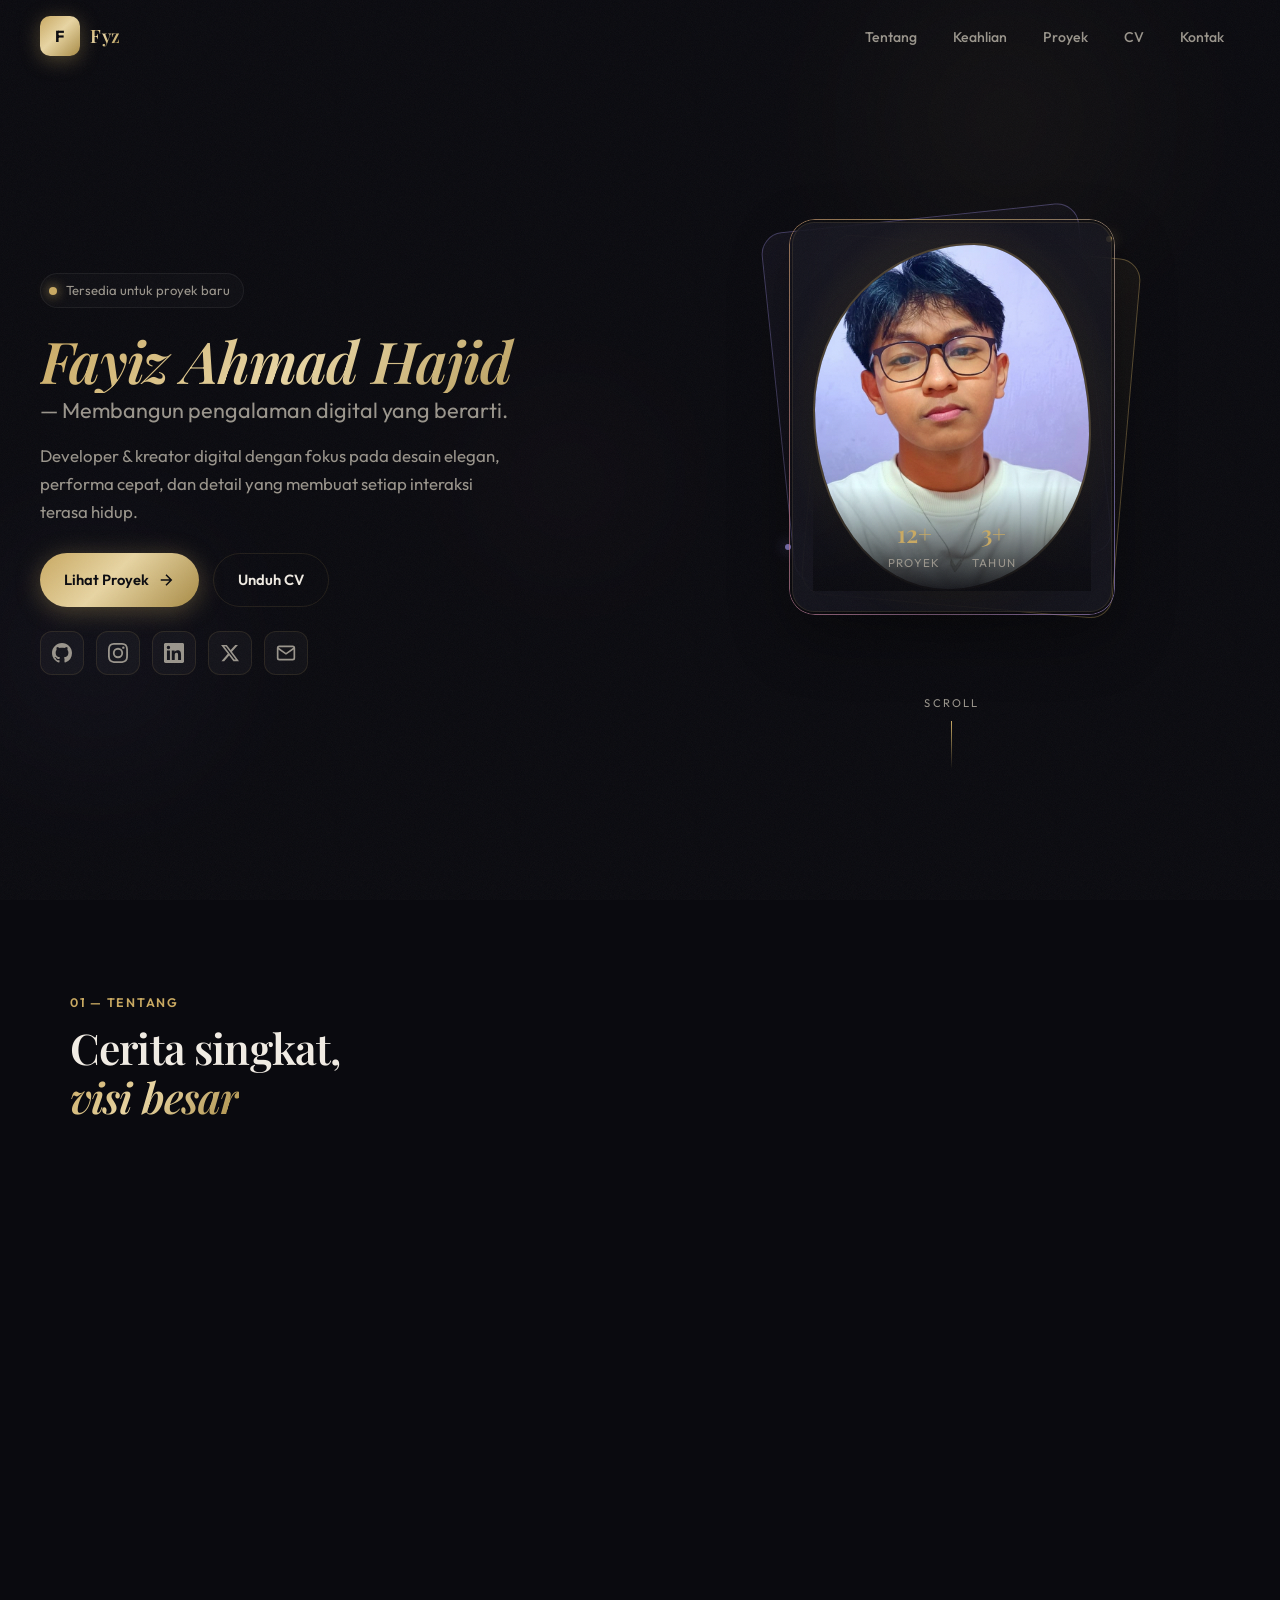
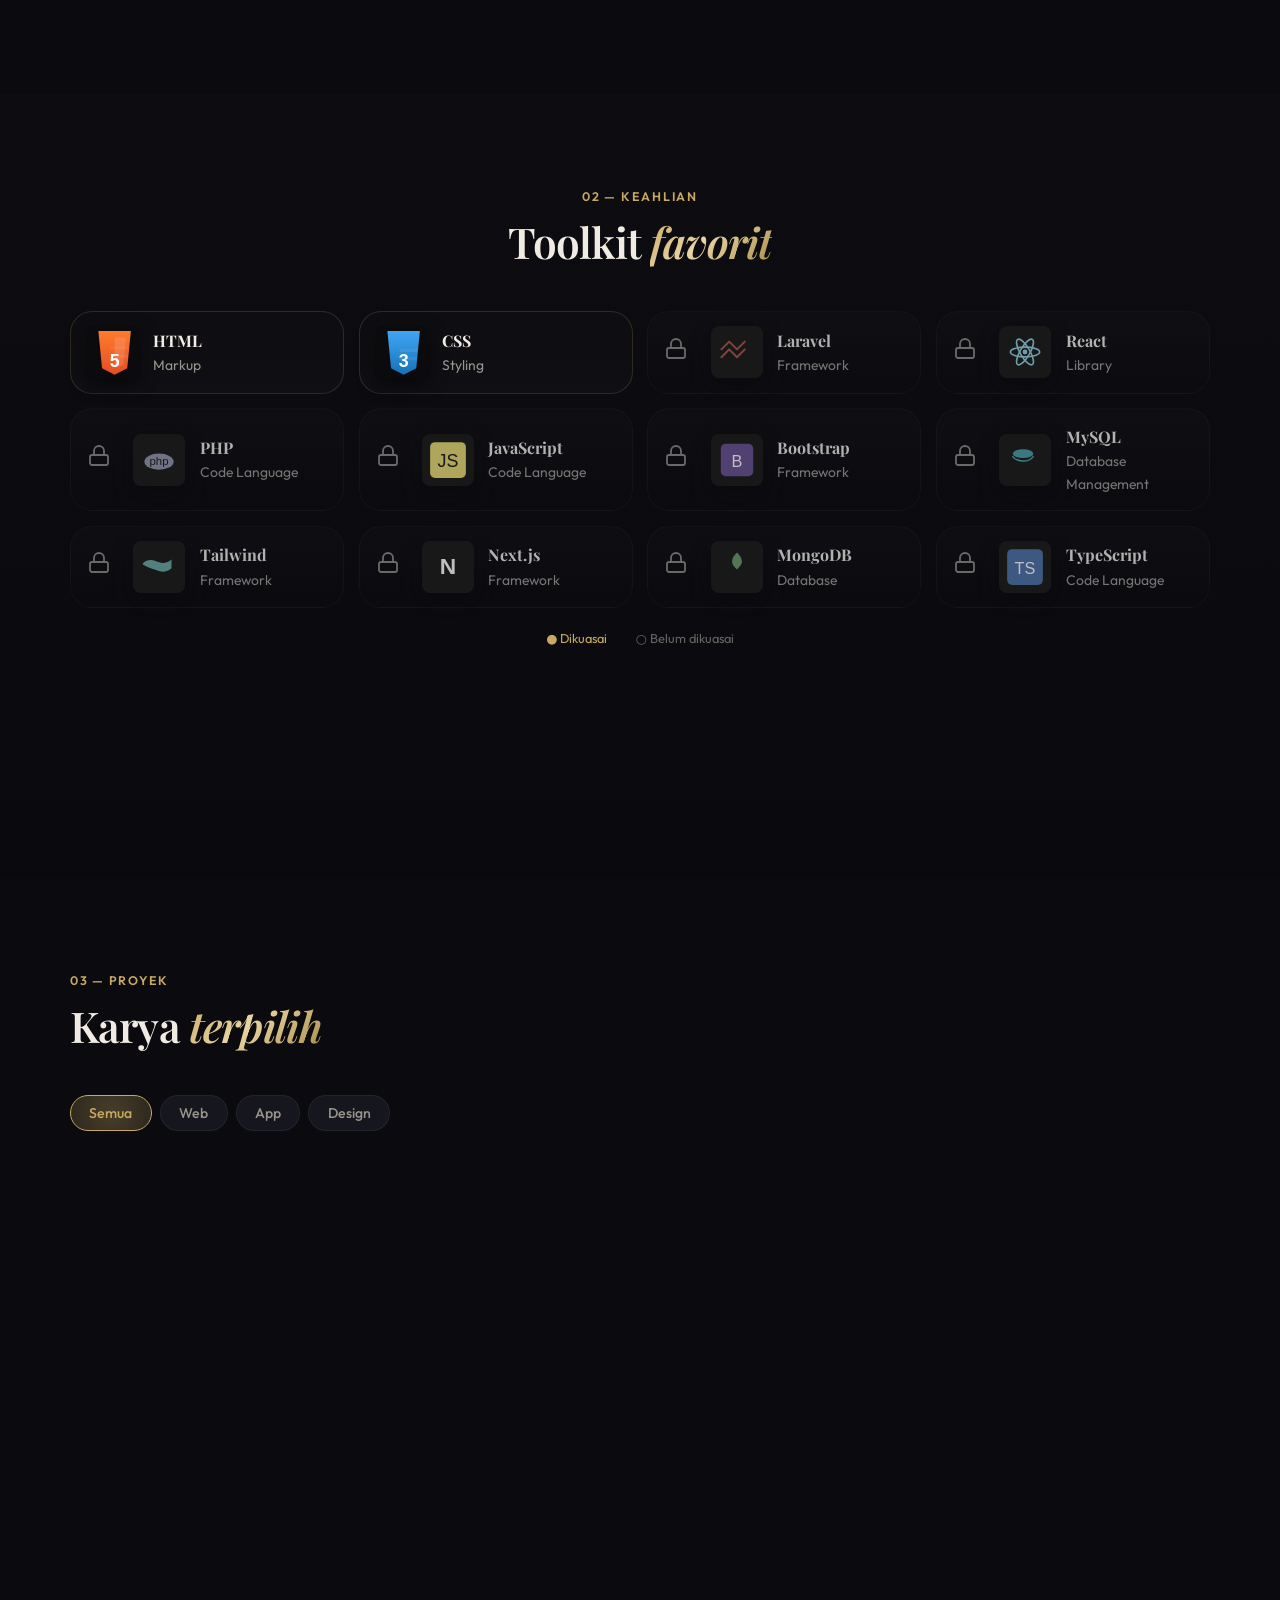
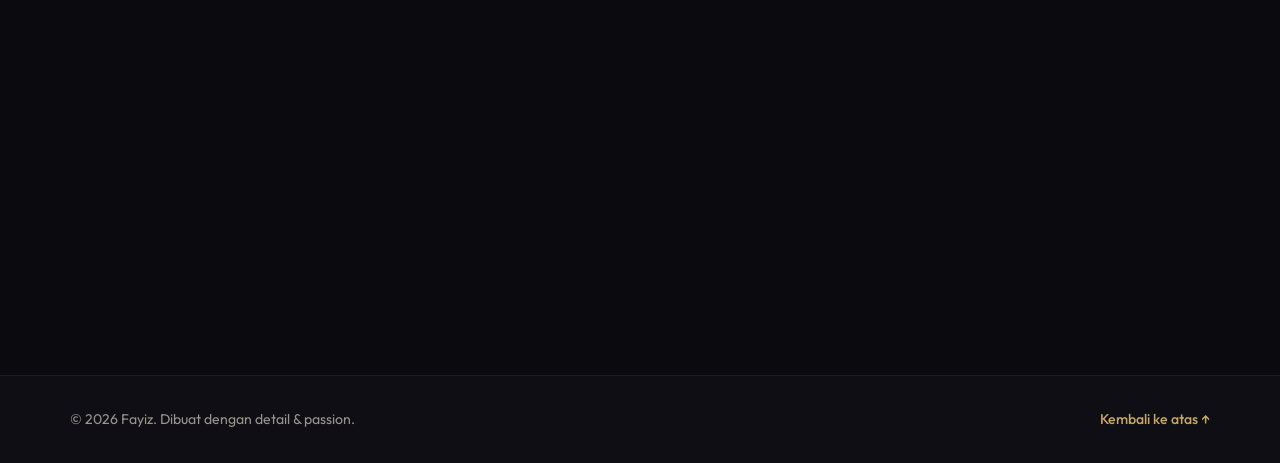
<file: index.html>
<!DOCTYPE html>
<html lang="id">

<head>
  <meta charset="UTF-8" />
  <meta name="viewport" content="width=device-width, initial-scale=1.0" />
  <meta name="description" content="Portofolio profesional — proyek, CV, dan kontak." />
  <title>Fayiz — Portofolio</title>
  <link rel="preconnect" href="https://fonts.googleapis.com" />
  <link rel="preconnect" href="https://fonts.gstatic.com" crossorigin />
  <link
    href="https://fonts.googleapis.com/css2?family=Outfit:wght@300;400;500;600;700&family=Playfair+Display:ital,wght@0,500;0,600;1,500&display=swap"
    rel="stylesheet" />
  <link rel="stylesheet" href="styles.css" />
</head>

<body>
  <div class="grain" aria-hidden="true"></div>
  <div class="cursor-glow" aria-hidden="true"></div>

  <header class="header" id="header">
    <a href="#hero" class="logo">
      <span class="logo-mark">F</span>
      <span class="logo-text">Fyz</span>
    </a>
    <nav class="nav" aria-label="Navigasi utama">
      <ul class="nav-list">
        <li><a href="#about" class="nav-link" data-nav>Tentang</a></li>
        <li><a href="#skills" class="nav-link" data-nav>Keahlian</a></li>
        <li><a href="#projects" class="nav-link" data-nav>Proyek</a></li>
        <li><a href="#cv" class="nav-link" data-nav>CV</a></li>
        <li><a href="#contact" class="nav-link" data-nav>Kontak</a></li>
      </ul>
    </nav>
    <button class="menu-toggle" aria-label="Buka menu" aria-expanded="false">
      <span></span><span></span><span></span>
    </button>
  </header>

  <main>
    <section class="hero" id="hero">
      <div class="hero-bg">
        <div class="orb orb-1"></div>
        <div class="orb orb-2"></div>
        <div class="orb orb-3"></div>
      </div>
      <div class="hero-content">
        <p class="hero-eyebrow">
          <span class="pulse-dot"></span>
          Tersedia untuk proyek baru
        </p>
        <h1 class="hero-title">
          <span class="line accent">Fayiz Ahmad Hajid</span>
          <span class="line subtle">— Membangun pengalaman digital yang berarti.</span>
        </h1>
        <p class="hero-desc">
          Developer &amp; kreator digital dengan fokus pada desain elegan,
          performa cepat, dan detail yang membuat setiap interaksi terasa hidup.
        </p>
        <div class="hero-actions">
          <a href="#projects" class="btn btn-primary">
            <span>Lihat Proyek</span>
            <svg width="18" height="18" viewBox="0 0 24 24" fill="none" stroke="currentColor" stroke-width="2">
              <path d="M5 12h14M12 5l7 7-7 7" />
            </svg>
          </a>
          <a href="#cv" class="btn btn-ghost">Unduh CV</a>
        </div>
        <div class="hero-social">
          <a href="https://github.com" target="_blank" rel="noopener noreferrer" class="social-icon social-icon--github"
            aria-label="GitHub">
            <span class="icon"><svg viewBox="0 0 24 24" fill="currentColor">
                <path
                  d="M12 0C5.37 0 0 5.37 0 12c0 5.31 3.435 9.795 8.205 11.385.6.105.825-.255.825-.57 0-.285-.015-1.23-.015-2.235-3.015.555-3.795-.735-4.035-1.41-.135-.345-.72-1.41-1.23-1.695-.42-.225-1.02-.78-.015-.795.945-.015 1.62.87 1.845 1.23 1.08 1.815 2.805 1.305 3.495.99.105-.78.42-1.305.765-1.605-2.67-.3-5.46-1.335-5.46-5.925 0-1.305.465-2.385 1.23-3.225-.12-.3-.54-1.53.12-3.18 1.005-.315 3.3 1.035 3.3 1.035.96-.27 1.98-.405 3-.405s2.04.135 3 .405c0 0 2.295-1.35 3.3-1.035.66 1.65.24 2.88.12 3.18.765.84 1.23 1.905 1.23 3.225 0 4.605-2.805 5.625-5.475 5.925.435.375.81 1.095.81 2.22 0 1.605-.015 2.895-.015 3.3 0 .315.225.69.825.57A12.02 12.02 0 0024 12c0-6.63-5.37-12-12-12z" />
              </svg></span>
          </a>
          <a href="https://instagram.com" target="_blank" rel="noopener noreferrer"
            class="social-icon social-icon--instagram" aria-label="Instagram">
            <span class="icon"><svg viewBox="0 0 24 24" fill="currentColor">
                <path
                  d="M12 2.163c3.204 0 3.584.012 4.85.07 3.252.148 4.771 1.691 4.919 4.919.058 1.265.069 1.645.069 4.849 0 3.205-.012 3.584-.069 4.849-.149 3.225-1.664 4.771-4.919 4.919-1.266.058-1.644.07-4.85.07-3.204 0-3.584-.012-4.849-.07-3.26-.149-4.771-1.699-4.919-4.92-.058-1.265-.07-1.644-.07-4.849 0-3.204.013-3.583.07-4.849.149-3.227 1.664-4.771 4.919-4.919 1.266-.057 1.645-.069 4.849-.069zM12 0C8.741 0 8.333.014 7.053.072 2.695.272.273 2.69.073 7.052.014 8.333 0 8.741 0 12c0 3.259.014 3.668.072 4.948.2 4.358 2.618 6.78 6.98 6.98C8.333 23.986 8.741 24 12 24c3.259 0 3.668-.014 4.948-.072 4.354-.2 6.782-2.618 6.979-6.98.059-1.28.073-1.689.073-4.948 0-3.259-.014-3.667-.072-4.947-.196-4.354-2.617-6.78-6.979-6.98C15.668.014 15.259 0 12 0zm0 5.838a6.162 6.162 0 100 12.324 6.162 6.162 0 000-12.324zM12 16a4 4 0 110-8 4 4 0 010 8zm6.406-11.845a1.44 1.44 0 100 2.881 1.44 1.44 0 000-2.881z" />
              </svg></span>
          </a>
          <a href="https://linkedin.com" target="_blank" rel="noopener noreferrer"
            class="social-icon social-icon--linkedin" aria-label="LinkedIn">
            <span class="icon"><svg viewBox="0 0 24 24" fill="currentColor">
                <path
                  d="M20.447 20.452h-3.554v-5.569c0-1.328-.027-3.037-1.852-3.037-1.853 0-2.136 1.445-2.136 2.939v5.667H9.351V9h3.414v1.561h.046c.477-.9 1.637-1.85 3.37-1.85 3.601 0 4.267 2.37 4.267 5.455v6.286zM5.337 7.433a2.062 2.062 0 01-2.063-2.065 2.064 2.064 0 114.126 0 2.065 2.065 0 01-2.063 2.065zm1.782 13.019H3.555V9h3.564v11.452zM22.225 0H1.771C.792 0 0 .774 0 1.729v20.542C0 23.227.792 24 1.771 24h20.451C23.2 24 24 23.227 24 22.271V1.729C24 .774 23.2 0 22.222 0h.003z" />
              </svg></span>
          </a>
          <a href="https://twitter.com" target="_blank" rel="noopener noreferrer"
            class="social-icon social-icon--twitter" aria-label="X / Twitter">
            <span class="icon"><svg viewBox="0 0 24 24" fill="currentColor">
                <path
                  d="M18.244 2.25h3.308l-7.227 8.26 8.502 11.24H16.17l-5.214-6.817L4.99 21.75H1.68l7.73-8.835L1.254 2.25H8.08l4.713 6.231zm-1.161 17.52h1.833L7.084 4.126H5.117z" />
              </svg></span>
          </a>
          <a href="mailto:hello@fayiz.dev" class="social-icon social-icon--email" aria-label="Email">
            <span class="icon"><svg viewBox="0 0 24 24" fill="none" stroke="currentColor" stroke-width="2">
                <path d="M4 4h16c1.1 0 2 .9 2 2v12c0 1.1-.9 2-2 2H4c-1.1 0-2-.9-2-2V6c0-1.1.9-2 2-2z" />
                <polyline points="22,6 12,13 2,6" />
              </svg></span>
          </a>
        </div>
      </div>
      <div class="hero-visual">
        <div class="profile-showcase">
          <div class="profile-frame profile-frame--violet" aria-hidden="true"></div>
          <div class="profile-frame profile-frame--gold" aria-hidden="true"></div>
          <div class="profile-spark profile-spark--1" aria-hidden="true"></div>
          <div class="profile-spark profile-spark--2" aria-hidden="true"></div>
          <div class="profile-card">
            <div class="profile-ring"></div>
            <div class="profile-photo-wrap">
              <div class="profile-photo-glow" aria-hidden="true"></div>
              <div class="profile-avatar">
                <img src="img\fayiz.jpeg" alt="Foto profil Fayiz" width="560" height="700" />
              </div>
              <div class="profile-stats profile-stats--overlay">
                <div class="stat">
                  <span class="stat-num">12+</span>
                  <span class="stat-label">Proyek</span>
                </div>
                <div class="stat">
                  <span class="stat-num">3+</span>
                  <span class="stat-label">Tahun</span>
                </div>
              </div>
            </div>
          </div>
        </div>
        <div class="scroll-hint">
          <span>Scroll</span>
          <div class="scroll-line"></div>
        </div>
      </div>
    </section>

    <section class="section about" id="about">
      <div class="container">
        <div class="section-header">
          <span class="section-tag">01 — Tentang</span>
          <h2 class="section-title">Cerita singkat,<br /><em>visi besar</em></h2>
        </div>
        <div class="about-grid">
          <div class="about-text reveal">
            <p>
              Saya menggabungkan estetika modern dengan engineering yang solid.
              Setiap proyek dirancang agar tidak hanya terlihat bagus, tetapi juga
              cepat, aksesibel, dan mudah dipelihara.
            </p>
            <p>
              Dari landing page hingga aplikasi web penuh, saya menikmati proses
              menerjemahkan ide menjadi produk digital yang bernyawa.
            </p>
            <ul class="about-highlights">
              <li><span class="highlight-icon">◆</span> UI/UX &amp; Frontend</li>
              <li><span class="highlight-icon">◆</span> Desain responsif</li>
              <li><span class="highlight-icon">◆</span> Kolaborasi remote</li>
            </ul>
          </div>
          <div class="about-cards reveal">
            <article class="info-card">
              <span class="info-card-num">01</span>
              <h3>Desain</h3>
              <p>Antarmuka yang clean, hierarki visual jelas, dan mikro-interaksi yang halus.</p>
            </article>
            <article class="info-card">
              <span class="info-card-num">02</span>
              <h3>Kode</h3>
              <p>React, TypeScript, dan stack modern dengan fokus performa &amp; SEO.</p>
            </article>
            <article class="info-card">
              <span class="info-card-num">03</span>
              <h3>Deliver</h3>
              <p>Timeline jelas, komunikasi transparan, dan hasil siap produksi.</p>
            </article>
          </div>
        </div>
      </div>
    </section>

    <section class="section skills" id="skills">
      <div class="container">
        <div class="section-header center">
          <span class="section-tag">02 — Keahlian</span>
          <h2 class="section-title">Toolkit <em>favorit</em></h2>
        </div>
        <div class="skills-grid grid-cards">
          <div class="skill-card skill-card--unlocked" data-locked="false">
            <img class="skill-card-icon" src="img/icons/html.svg" alt="HTML logo" width="52" height="52" />
            <div class="skill-card-body">
              <h4>HTML</h4>
              <p>Markup</p>
            </div>
          </div>

          <div class="skill-card skill-card--unlocked" data-locked="false">
            <img class="skill-card-icon" src="img/icons/css.svg" alt="CSS logo" width="52" height="52" />
            <div class="skill-card-body">
              <h4>CSS</h4>
              <p>Styling</p>
            </div>
          </div>

          <div class="skill-card skill-card--locked" data-locked="true">
            <span class="skill-card-lock" aria-hidden="true">
              <svg viewBox="0 0 24 24" width="24" height="24" fill="none" stroke="currentColor" stroke-width="1.8">
                <rect x="3" y="11" width="18" height="10" rx="2" />
                <path d="M7 11V7a5 5 0 0110 0v4" />
              </svg>
            </span>
            <img class="skill-card-icon" src="img/icons/laravel.svg" alt="Laravel logo" width="52" height="52" />
            <div class="skill-card-body">
              <h4>Laravel</h4>
              <p>Framework</p>
            </div>
          </div>

          <div class="skill-card skill-card--locked" data-locked="true">
            <span class="skill-card-lock" aria-hidden="true">
              <svg viewBox="0 0 24 24" width="24" height="24" fill="none" stroke="currentColor" stroke-width="1.8">
                <rect x="3" y="11" width="18" height="10" rx="2" />
                <path d="M7 11V7a5 5 0 0110 0v4" />
              </svg>
            </span>
            <img class="skill-card-icon" src="img/icons/react.svg" alt="React logo" width="52" height="52" />
            <div class="skill-card-body">
              <h4>React</h4>
              <p>Library</p>
            </div>
          </div>

          <div class="skill-card skill-card--locked" data-locked="true">
            <span class="skill-card-lock" aria-hidden="true">
              <svg viewBox="0 0 24 24" width="24" height="24" fill="none" stroke="currentColor" stroke-width="1.8">
                <rect x="3" y="11" width="18" height="10" rx="2" />
                <path d="M7 11V7a5 5 0 0110 0v4" />
              </svg>
            </span>
            <img class="skill-card-icon" src="img/icons/php.svg" alt="PHP logo" width="52" height="52" />
            <div class="skill-card-body">
              <h4>PHP</h4>
              <p>Code Language</p>
            </div>
          </div>

          <div class="skill-card skill-card--locked" data-locked="true">
            <span class="skill-card-lock" aria-hidden="true">
              <svg viewBox="0 0 24 24" width="24" height="24" fill="none" stroke="currentColor" stroke-width="1.8">
                <rect x="3" y="11" width="18" height="10" rx="2" />
                <path d="M7 11V7a5 5 0 0110 0v4" />
              </svg>
            </span>
            <img class="skill-card-icon" src="img/icons/js.svg" alt="JavaScript logo" width="52" height="52" />
            <div class="skill-card-body">
              <h4>JavaScript</h4>
              <p>Code Language</p>
            </div>
          </div>

          <div class="skill-card skill-card--locked" data-locked="true">
            <span class="skill-card-lock" aria-hidden="true">
              <svg viewBox="0 0 24 24" width="24" height="24" fill="none" stroke="currentColor" stroke-width="1.8">
                <rect x="3" y="11" width="18" height="10" rx="2" />
                <path d="M7 11V7a5 5 0 0110 0v4" />
              </svg>
            </span>
            <img class="skill-card-icon" src="img/icons/bootstrap.svg" alt="Bootstrap logo" width="52" height="52" />
            <div class="skill-card-body">
              <h4>Bootstrap</h4>
              <p>Framework</p>
            </div>
          </div>

          <div class="skill-card skill-card--locked" data-locked="true">
            <span class="skill-card-lock" aria-hidden="true">
              <svg viewBox="0 0 24 24" width="24" height="24" fill="none" stroke="currentColor" stroke-width="1.8">
                <rect x="3" y="11" width="18" height="10" rx="2" />
                <path d="M7 11V7a5 5 0 0110 0v4" />
              </svg>
            </span>
            <img class="skill-card-icon" src="img/icons/mysql.svg" alt="MySQL logo" width="52" height="52" />
            <div class="skill-card-body">
              <h4>MySQL</h4>
              <p>Database Management</p>
            </div>
          </div>

          <div class="skill-card skill-card--locked" data-locked="true">
            <span class="skill-card-lock" aria-hidden="true">
              <svg viewBox="0 0 24 24" width="24" height="24" fill="none" stroke="currentColor" stroke-width="1.8">
                <rect x="3" y="11" width="18" height="10" rx="2" />
                <path d="M7 11V7a5 5 0 0110 0v4" />
              </svg>
            </span>
            <img class="skill-card-icon" src="img/icons/tailwind.svg" alt="Tailwind logo" width="52" height="52" />
            <div class="skill-card-body">
              <h4>Tailwind</h4>
              <p>Framework</p>
            </div>
          </div>

          <div class="skill-card skill-card--locked" data-locked="true">
            <span class="skill-card-lock" aria-hidden="true">
              <svg viewBox="0 0 24 24" width="24" height="24" fill="none" stroke="currentColor" stroke-width="1.8">
                <rect x="3" y="11" width="18" height="10" rx="2" />
                <path d="M7 11V7a5 5 0 0110 0v4" />
              </svg>
            </span>
            <img class="skill-card-icon" src="img/icons/nextjs.svg" alt="Next.js logo" width="52" height="52" />
            <div class="skill-card-body">
              <h4>Next.js</h4>
              <p>Framework</p>
            </div>
          </div>

          <div class="skill-card skill-card--locked" data-locked="true">
            <span class="skill-card-lock" aria-hidden="true">
              <svg viewBox="0 0 24 24" width="24" height="24" fill="none" stroke="currentColor" stroke-width="1.8">
                <rect x="3" y="11" width="18" height="10" rx="2" />
                <path d="M7 11V7a5 5 0 0110 0v4" />
              </svg>
            </span>
            <img class="skill-card-icon" src="img/icons/mongodb.svg" alt="MongoDB logo" width="52" height="52" />
            <div class="skill-card-body">
              <h4>MongoDB</h4>
              <p>Database</p>
            </div>
          </div>

          <div class="skill-card skill-card--locked" data-locked="true">
            <span class="skill-card-lock" aria-hidden="true">
              <svg viewBox="0 0 24 24" width="24" height="24" fill="none" stroke="currentColor" stroke-width="1.8">
                <rect x="3" y="11" width="18" height="10" rx="2" />
                <path d="M7 11V7a5 5 0 0110 0v4" />
              </svg>
            </span>
            <img class="skill-card-icon" src="img/icons/typescript.svg" alt="TypeScript logo" width="52" height="52" />
            <div class="skill-card-body">
              <h4>TypeScript</h4>
              <p>Code Language</p>
            </div>
          </div>

        </div>
        <p class="skills-legend">
          <span class="skills-legend-item skills-legend-item--open">● Dikuasai</span>
          <span class="skills-legend-item skills-legend-item--locked">○ Belum dikuasai</span>
        </p>
        <div class="skills-bars reveal">
          <div class="skill-bar">
            <div class="skill-bar-header">
              <span>Frontend Development</span>
              <span>92%</span>
            </div>
            <div class="skill-bar-track">
              <div class="skill-bar-fill" style="--w: 92%"></div>
            </div>
          </div>
          <div class="skill-bar">
            <div class="skill-bar-header">
              <span>UI/UX Design</span>
              <span>85%</span>
            </div>
            <div class="skill-bar-track">
              <div class="skill-bar-fill" style="--w: 85%"></div>
            </div>
          </div>
          <div class="skill-bar">
            <div class="skill-bar-header">
              <span>Backend Basics</span>
              <span>78%</span>
            </div>
            <div class="skill-bar-track">
              <div class="skill-bar-fill" style="--w: 78%"></div>
            </div>
          </div>
        </div>
      </div>
    </section>

    <section class="section projects" id="projects">
      <div class="container">
        <div class="section-header">
          <span class="section-tag">03 — Proyek</span>
          <h2 class="section-title">Karya <em>terpilih</em></h2>
        </div>
        <div class="project-filters">
          <button class="filter-btn active" data-filter="all">Semua</button>
          <button class="filter-btn" data-filter="web">Web</button>
          <button class="filter-btn" data-filter="app">App</button>
          <button class="filter-btn" data-filter="design">Design</button>
        </div>
        <div class="projects-grid">
          <article class="project-card reveal" data-category="web">
            <div class="project-thumb" style="--hue: 260">
              <span class="project-icon">🌐</span>
            </div>
            <div class="project-body">
              <span class="project-cat">Web</span>
              <h3>E-Commerce Dashboard</h3>
              <p>Panel admin real-time dengan chart interaktif dan manajemen inventori.</p>
              <div class="project-tags">
                <span>React</span><span>Chart.js</span>
              </div>
              <a href="#" class="project-link">
                Lihat detail
                <svg width="16" height="16" viewBox="0 0 24 24" fill="none" stroke="currentColor" stroke-width="2">
                  <path d="M7 17L17 7M17 7H7M17 7v10" />
                </svg>
              </a>
            </div>
          </article>
          <article class="project-card reveal" data-category="app">
            <div class="project-thumb" style="--hue: 320">
              <span class="project-icon">📱</span>
            </div>
            <div class="project-body">
              <span class="project-cat">App</span>
              <h3>Fitness Tracker</h3>
              <p>Aplikasi pelacakan latihan dengan streak, notifikasi, dan dark mode.</p>
              <div class="project-tags">
                <span>React Native</span><span>Firebase</span>
              </div>
              <a href="#" class="project-link">
                Lihat detail
                <svg width="16" height="16" viewBox="0 0 24 24" fill="none" stroke="currentColor" stroke-width="2">
                  <path d="M7 17L17 7M17 7H7M17 7v10" />
                </svg>
              </a>
            </div>
          </article>
          <article class="project-card reveal" data-category="design">
            <div class="project-thumb" style="--hue: 45">
              <span class="project-icon">✨</span>
            </div>
            <div class="project-body">
              <span class="project-cat">Design</span>
              <h3>Brand Identity — Kopi Nusantara</h3>
              <p>Logo, palet warna, dan guideline visual untuk brand kopi lokal.</p>
              <div class="project-tags">
                <span>Figma</span><span>Branding</span>
              </div>
              <a href="#" class="project-link">
                Lihat detail
                <svg width="16" height="16" viewBox="0 0 24 24" fill="none" stroke="currentColor" stroke-width="2">
                  <path d="M7 17L17 7M17 7H7M17 7v10" />
                </svg>
              </a>
            </div>
          </article>
          <article class="project-card reveal" data-category="web">
            <div class="project-thumb" style="--hue: 180">
              <span class="project-icon">⚡</span>
            </div>
            <div class="project-body">
              <span class="project-cat">Web</span>
              <h3>Portfolio Generator</h3>
              <p>Template portofolio dinamis dengan preview live dan export statis.</p>
              <div class="project-tags">
                <span>Next.js</span><span>MDX</span>
              </div>
              <a href="#" class="project-link">
                Lihat detail
                <svg width="16" height="16" viewBox="0 0 24 24" fill="none" stroke="currentColor" stroke-width="2">
                  <path d="M7 17L17 7M17 7H7M17 7v10" />
                </svg>
              </a>
            </div>
          </article>
        </div>
      </div>
    </section>

    <section class="section cv" id="cv">
      <div class="container">
        <div class="cv-wrapper reveal">
          <div class="cv-content">
            <span class="section-tag">04 — CV</span>
            <h2 class="section-title">Riwayat <em>profesional</em></h2>
            <p class="cv-desc">
              Pengalaman kerja, pendidikan, dan sertifikasi dalam satu dokumen rapi.
              Sesuaikan tautan unduhan dengan file CV Anda yang sebenarnya.
            </p>
            <div class="cv-timeline">
              <div class="timeline-item">
                <span class="timeline-year">2024 — Sekarang</span>
                <h4>Full-Stack Developer</h4>
                <p class="timeline-org">Freelance / Remote</p>
                <p>Membangun aplikasi web untuk klien startup dan UMKM.</p>
              </div>
              <div class="timeline-item">
                <span class="timeline-year">2022 — 2024</span>
                <h4>Frontend Developer</h4>
                <p class="timeline-org">Tech Agency</p>
                <p>UI komponen reusable, integrasi API, dan optimasi Lighthouse.</p>
              </div>
              <div class="timeline-item">
                <span class="timeline-year">2018 — 2022</span>
                <h4>S1 Teknik Informatika</h4>
                <p class="timeline-org">Universitas</p>
                <p>Fokus software engineering &amp; human-computer interaction.</p>
              </div>
            </div>
            <a href="#" class="btn btn-primary cv-download" download>
              <span>Unduh CV (PDF)</span>
              <svg width="18" height="18" viewBox="0 0 24 24" fill="none" stroke="currentColor" stroke-width="2">
                <path d="M21 15v4a2 2 0 01-2 2H5a2 2 0 01-2-2v-4M7 10l5 5 5-5M12 15V3" />
              </svg>
            </a>
          </div>
          <div class="cv-preview">
            <div class="cv-doc">
              <div class="cv-doc-header"></div>
              <div class="cv-doc-line w-80"></div>
              <div class="cv-doc-line w-60"></div>
              <div class="cv-doc-line w-90"></div>
              <div class="cv-doc-block"></div>
              <div class="cv-doc-line w-70"></div>
              <div class="cv-doc-line w-50"></div>
            </div>
          </div>
        </div>
      </div>
    </section>

    <section class="section contact" id="contact">
      <div class="container">
        <div class="contact-wrapper reveal">
          <div class="contact-info">
            <span class="section-tag">05 — Kontak</span>
            <h2 class="section-title">Mari <em>berkolaborasi</em></h2>
            <p>
              Punya ide proyek atau ingin sekadar menyapa? Kirim pesan —
              biasanya saya membalas dalam 24 jam.
            </p>
            <div class="contact-details">
              <a href="mailto:hello@fayiz.dev" class="contact-item">
                <span class="contact-item-icon">✉</span>
                hello@fayiz.dev
              </a>
              <span class="contact-item">
                <span class="contact-item-icon">📍</span>
                Indonesia
              </span>
            </div>
            <div class="contact-social">
              <a href="https://github.com" target="_blank" rel="noopener noreferrer"
                class="social-icon social-icon--github social-icon-lg" aria-label="GitHub">
                <span class="icon"><svg viewBox="0 0 24 24" fill="currentColor">
                    <path
                      d="M12 0C5.37 0 0 5.37 0 12c0 5.31 3.435 9.795 8.205 11.385.6.105.825-.255.825-.57 0-.285-.015-1.23-.015-2.235-3.015.555-3.795-.735-4.035-1.41-.135-.345-.72-1.41-1.23-1.695-.42-.225-1.02-.78-.015-.795.945-.015 1.62.87 1.845 1.23 1.08 1.815 2.805 1.305 3.495.99.105-.78.42-1.305.765-1.605-2.67-.3-5.46-1.335-5.46-5.925 0-1.305.465-2.385 1.23-3.225-.12-.3-.54-1.53.12-3.18 1.005-.315 3.3 1.035 3.3 1.035.96-.27 1.98-.405 3-.405s2.04.135 3 .405c0 0 2.295-1.35 3.3-1.035.66 1.65.24 2.88.12 3.18.765.84 1.23 1.905 1.23 3.225 0 4.605-2.805 5.625-5.475 5.925.435.375.81 1.095.81 2.22 0 1.605-.015 2.895-.015 3.3 0 .315.225.69.825.57A12.02 12.02 0 0024 12c0-6.63-5.37-12-12-12z" />
                  </svg></span>
              </a>
              <a href="https://instagram.com" target="_blank" rel="noopener noreferrer"
                class="social-icon social-icon--instagram social-icon-lg" aria-label="Instagram">
                <span class="icon"><svg viewBox="0 0 24 24" fill="currentColor">
                    <path
                      d="M12 2.163c3.204 0 3.584.012 4.85.07 3.252.148 4.771 1.691 4.919 4.919.058 1.265.069 1.645.069 4.849 0 3.205-.012 3.584-.069 4.849-.149 3.225-1.664 4.771-4.919 4.919-1.266.058-1.644.07-4.85.07-3.204 0-3.584-.012-4.849-.07-3.26-.149-4.771-1.699-4.919-4.92-.058-1.265-.07-1.644-.07-4.849 0-3.204.013-3.583.07-4.849.149-3.227 1.664-4.771 4.919-4.919 1.266-.057 1.645-.069 4.849-.069zM12 0C8.741 0 8.333.014 7.053.072 2.695.272.273 2.69.073 7.052.014 8.333 0 8.741 0 12c0 3.259.014 3.668.072 4.948.2 4.358 2.618 6.78 6.98 6.98C8.333 23.986 8.741 24 12 24c3.259 0 3.668-.014 4.948-.072 4.354-.2 6.782-2.618 6.979-6.98.059-1.28.073-1.689.073-4.948 0-3.259-.014-3.667-.072-4.947-.196-4.354-2.617-6.78-6.979-6.98C15.668.014 15.259 0 12 0zm0 5.838a6.162 6.162 0 100 12.324 6.162 6.162 0 000-12.324zM12 16a4 4 0 110-8 4 4 0 010 8zm6.406-11.845a1.44 1.44 0 100 2.881 1.44 1.44 0 000-2.881z" />
                  </svg></span>
              </a>
              <a href="https://linkedin.com" target="_blank" rel="noopener noreferrer"
                class="social-icon social-icon--linkedin social-icon-lg" aria-label="LinkedIn">
                <span class="icon"><svg viewBox="0 0 24 24" fill="currentColor">
                    <path
                      d="M20.447 20.452h-3.554v-5.569c0-1.328-.027-3.037-1.852-3.037-1.853 0-2.136 1.445-2.136 2.939v5.667H9.351V9h3.414v1.561h.046c.477-.9 1.637-1.85 3.37-1.85 3.601 0 4.267 2.37 4.267 5.455v6.286zM5.337 7.433a2.062 2.062 0 01-2.063-2.065 2.064 2.064 0 114.126 0 2.065 2.065 0 01-2.063 2.065zm1.782 13.019H3.555V9h3.564v11.452zM22.225 0H1.771C.792 0 0 .774 0 1.729v20.542C0 23.227.792 24 1.771 24h20.451C23.2 24 24 23.227 24 22.271V1.729C24 .774 23.2 0 22.222 0h.003z" />
                  </svg></span>
              </a>
              <a href="https://dribbble.com" target="_blank" rel="noopener noreferrer"
                class="social-icon social-icon--dribbble social-icon-lg" aria-label="Dribbble">
                <span class="icon"><svg viewBox="0 0 24 24" fill="currentColor">
                    <path
                      d="M12 0C5.374 0 0 5.373 0 12s5.374 12 12 12 12-5.373 12-12S18.626 0 12 0zm7.568 5.302c1.4 1.822 2.236 4.104 2.236 6.59 0 .29-.016.576-.04.86-2.01-.427-3.94-.996-5.76-1.688.304-1.116.48-2.276.52-3.454 2.044-.616 3.88-1.48 5.044-2.308zM12 2.042c2.25 0 4.324.76 5.98 2.036-1.05.72-2.76 1.49-4.78 2.06-.76-2.34-1.72-4.12-2.2-4.098zm-3.82 1.15c.5.02 1.52 1.94 2.26 4.52-2.74.78-5.74 1.272-8.78 1.45C2.454 6.274 4.9 3.88 8.18 3.192zm-5.14 8.95c.02 0 .04 0 .06-.002 3.52-.2 6.82-.78 9.64-1.64.26.84.48 1.708.66 2.592-3.5 1.002-6.44 2.888-8.54 5.302C3.502 17.502 2.042 14.9 2.042 12c0-.31.012-.618.036-.918 1.062-.064 2.13-.184 3.162-.34zm2.062 8.744c1.786-2.002 4.35-3.616 7.328-4.572.92 2.42 1.69 5.08 2.262 7.876-1.89.74-3.966 1.16-6.14 1.16-1.28 0-2.52-.2-3.69-.564.302-.966.65-1.9 1.04-2.8zm8.876 1.48c-.572-2.544-1.268-4.872-2.06-6.844 1.636-.428 3.384-.776 5.216-1.032-.884 3.052-2.884 5.564-5.156 7.876z" />
                  </svg></span>
              </a>
            </div>
          </div>
          <form class="contact-form" id="contact-form">
            <div class="form-group">
              <label for="name">Nama</label>
              <input type="text" id="name" name="name" required placeholder="Nama Anda" />
            </div>
            <div class="form-group">
              <label for="email">Email</label>
              <input type="email" id="email" name="email" required placeholder="email@contoh.com" />
            </div>
            <div class="form-group">
              <label for="message">Pesan</label>
              <textarea id="message" name="message" rows="4" required placeholder="Ceritakan proyek Anda..."></textarea>
            </div>
            <button type="submit" class="btn btn-primary btn-full">
              <span>Kirim Pesan</span>
              <svg width="18" height="18" viewBox="0 0 24 24" fill="none" stroke="currentColor" stroke-width="2">
                <path d="M22 2L11 13M22 2l-7 20-4-9-9-4 20-7z" />
              </svg>
            </button>
          </form>
        </div>
      </div>
    </section>
  </main>

  <footer class="footer">
    <div class="container footer-inner">
      <p>© <span id="year"></span> Fayiz. Dibuat dengan detail &amp; passion.</p>
      <a href="#hero" class="back-top">Kembali ke atas ↑</a>
    </div>
  </footer>

  <script src="script.js"></script>
</body>

</html>
</file>
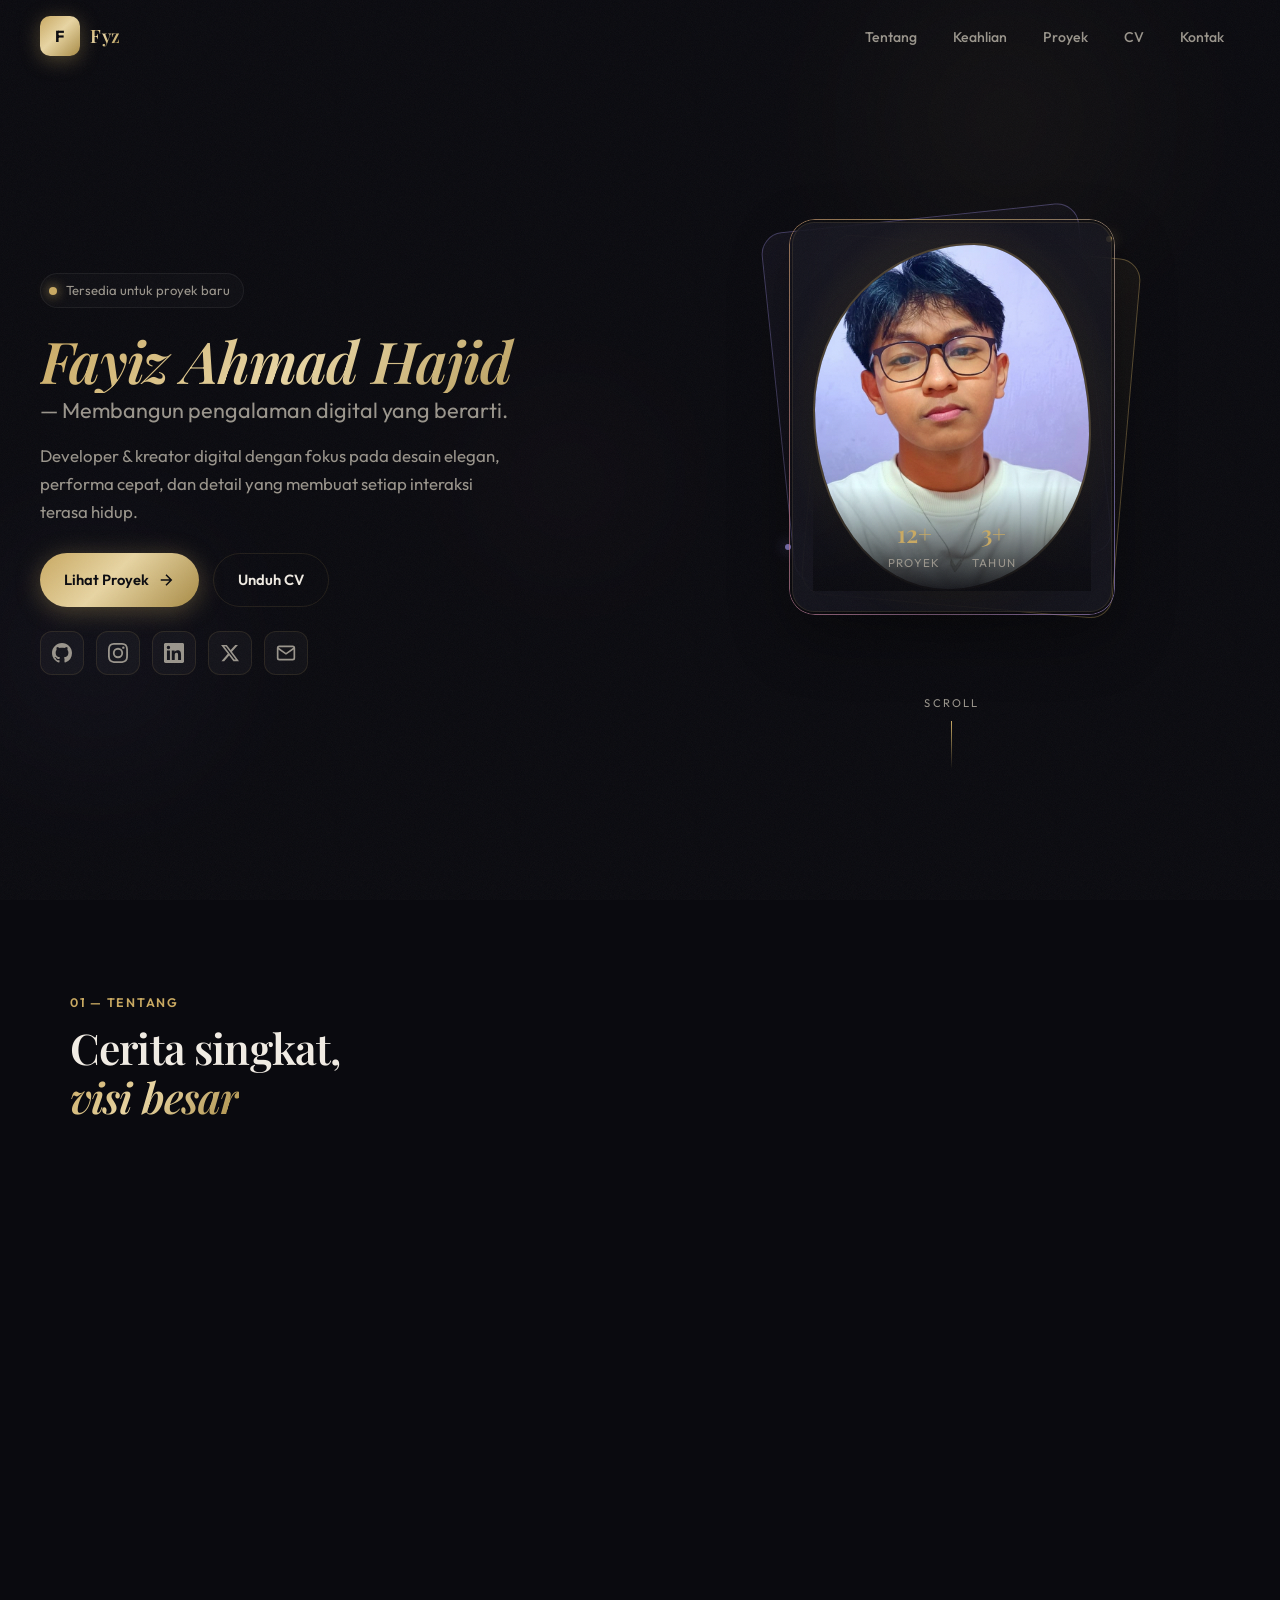
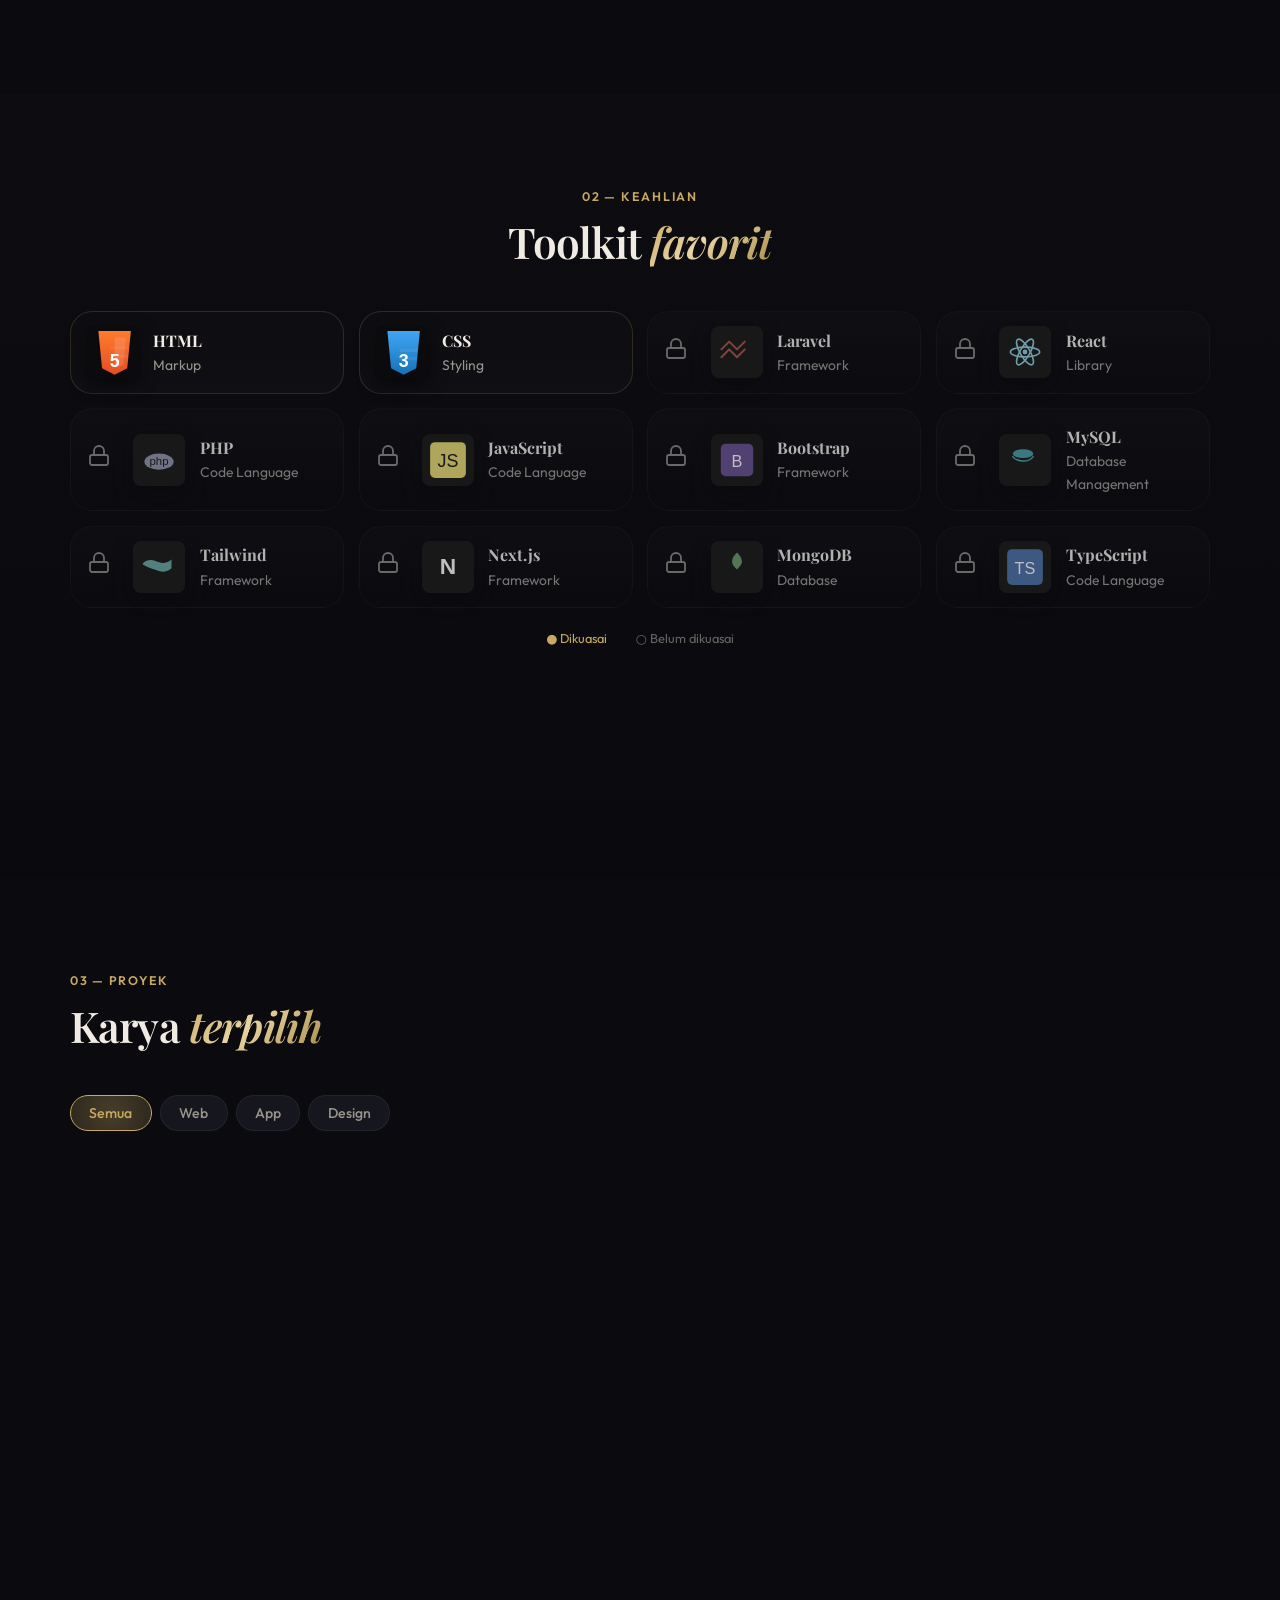
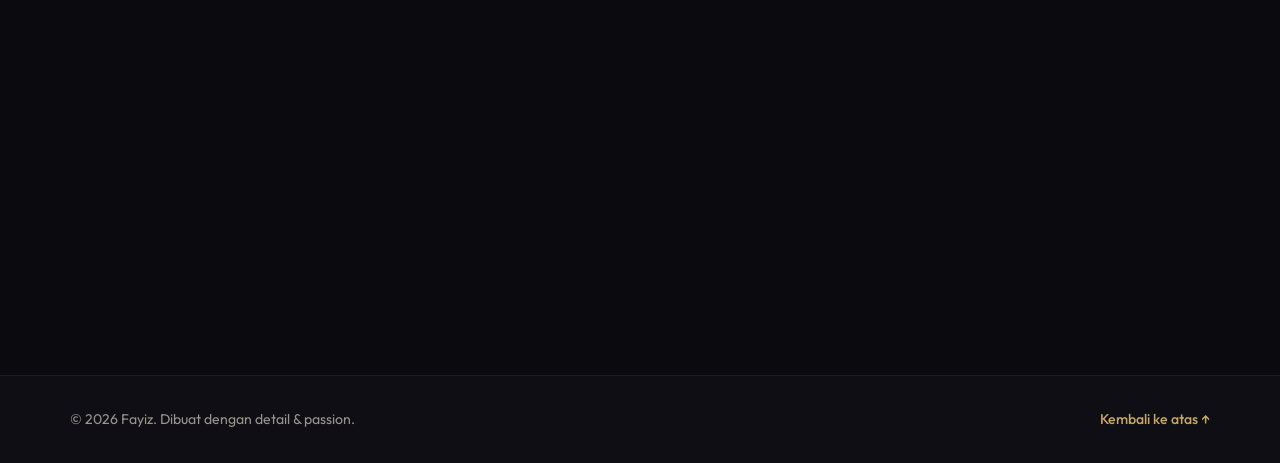
<file: portfolio/index.html>
<!DOCTYPE html>
<html lang="id">

<head>
  <meta charset="UTF-8" />
  <meta name="viewport" content="width=device-width, initial-scale=1.0" />
  <meta name="description" content="Portofolio profesional — proyek, CV, dan kontak." />
  <title>Fayiz — Portofolio</title>
  <link rel="preconnect" href="https://fonts.googleapis.com" />
  <link rel="preconnect" href="https://fonts.gstatic.com" crossorigin />
  <link
    href="https://fonts.googleapis.com/css2?family=Outfit:wght@300;400;500;600;700&family=Playfair+Display:ital,wght@0,500;0,600;1,500&display=swap"
    rel="stylesheet" />
  <link rel="stylesheet" href="styles.css" />
</head>

<body>
  <div class="grain" aria-hidden="true"></div>
  <div class="cursor-glow" aria-hidden="true"></div>

  <header class="header" id="header">
    <a href="#hero" class="logo">
      <span class="logo-mark">F</span>
      <span class="logo-text">Fyz</span>
    </a>
    <nav class="nav" aria-label="Navigasi utama">
      <ul class="nav-list">
        <li><a href="#about" class="nav-link" data-nav>Tentang</a></li>
        <li><a href="#skills" class="nav-link" data-nav>Keahlian</a></li>
        <li><a href="#projects" class="nav-link" data-nav>Proyek</a></li>
        <li><a href="#cv" class="nav-link" data-nav>CV</a></li>
        <li><a href="#contact" class="nav-link" data-nav>Kontak</a></li>
      </ul>
    </nav>
    <button class="menu-toggle" aria-label="Buka menu" aria-expanded="false">
      <span></span><span></span><span></span>
    </button>
  </header>

  <main>
    <section class="hero" id="hero">
      <div class="hero-bg">
        <div class="orb orb-1"></div>
        <div class="orb orb-2"></div>
        <div class="orb orb-3"></div>
      </div>
      <div class="hero-content">
        <p class="hero-eyebrow">
          <span class="pulse-dot"></span>
          Tersedia untuk proyek baru
        </p>
        <h1 class="hero-title">
          <span class="line accent">Fayiz Ahmad Hajid</span>
          <span class="line subtle">— Membangun pengalaman digital yang berarti.</span>
        </h1>
        <p class="hero-desc">
          Developer &amp; kreator digital dengan fokus pada desain elegan,
          performa cepat, dan detail yang membuat setiap interaksi terasa hidup.
        </p>
        <div class="hero-actions">
          <a href="#projects" class="btn btn-primary">
            <span>Lihat Proyek</span>
            <svg width="18" height="18" viewBox="0 0 24 24" fill="none" stroke="currentColor" stroke-width="2">
              <path d="M5 12h14M12 5l7 7-7 7" />
            </svg>
          </a>
          <a href="#cv" class="btn btn-ghost">Unduh CV</a>
        </div>
        <div class="hero-social">
          <a href="https://github.com" target="_blank" rel="noopener noreferrer" class="social-icon social-icon--github"
            aria-label="GitHub">
            <span class="icon"><svg viewBox="0 0 24 24" fill="currentColor">
                <path
                  d="M12 0C5.37 0 0 5.37 0 12c0 5.31 3.435 9.795 8.205 11.385.6.105.825-.255.825-.57 0-.285-.015-1.23-.015-2.235-3.015.555-3.795-.735-4.035-1.41-.135-.345-.72-1.41-1.23-1.695-.42-.225-1.02-.78-.015-.795.945-.015 1.62.87 1.845 1.23 1.08 1.815 2.805 1.305 3.495.99.105-.78.42-1.305.765-1.605-2.67-.3-5.46-1.335-5.46-5.925 0-1.305.465-2.385 1.23-3.225-.12-.3-.54-1.53.12-3.18 1.005-.315 3.3 1.035 3.3 1.035.96-.27 1.98-.405 3-.405s2.04.135 3 .405c0 0 2.295-1.35 3.3-1.035.66 1.65.24 2.88.12 3.18.765.84 1.23 1.905 1.23 3.225 0 4.605-2.805 5.625-5.475 5.925.435.375.81 1.095.81 2.22 0 1.605-.015 2.895-.015 3.3 0 .315.225.69.825.57A12.02 12.02 0 0024 12c0-6.63-5.37-12-12-12z" />
              </svg></span>
          </a>
          <a href="https://instagram.com" target="_blank" rel="noopener noreferrer"
            class="social-icon social-icon--instagram" aria-label="Instagram">
            <span class="icon"><svg viewBox="0 0 24 24" fill="currentColor">
                <path
                  d="M12 2.163c3.204 0 3.584.012 4.85.07 3.252.148 4.771 1.691 4.919 4.919.058 1.265.069 1.645.069 4.849 0 3.205-.012 3.584-.069 4.849-.149 3.225-1.664 4.771-4.919 4.919-1.266.058-1.644.07-4.85.07-3.204 0-3.584-.012-4.849-.07-3.26-.149-4.771-1.699-4.919-4.92-.058-1.265-.07-1.644-.07-4.849 0-3.204.013-3.583.07-4.849.149-3.227 1.664-4.771 4.919-4.919 1.266-.057 1.645-.069 4.849-.069zM12 0C8.741 0 8.333.014 7.053.072 2.695.272.273 2.69.073 7.052.014 8.333 0 8.741 0 12c0 3.259.014 3.668.072 4.948.2 4.358 2.618 6.78 6.98 6.98C8.333 23.986 8.741 24 12 24c3.259 0 3.668-.014 4.948-.072 4.354-.2 6.782-2.618 6.979-6.98.059-1.28.073-1.689.073-4.948 0-3.259-.014-3.667-.072-4.947-.196-4.354-2.617-6.78-6.979-6.98C15.668.014 15.259 0 12 0zm0 5.838a6.162 6.162 0 100 12.324 6.162 6.162 0 000-12.324zM12 16a4 4 0 110-8 4 4 0 010 8zm6.406-11.845a1.44 1.44 0 100 2.881 1.44 1.44 0 000-2.881z" />
              </svg></span>
          </a>
          <a href="https://linkedin.com" target="_blank" rel="noopener noreferrer"
            class="social-icon social-icon--linkedin" aria-label="LinkedIn">
            <span class="icon"><svg viewBox="0 0 24 24" fill="currentColor">
                <path
                  d="M20.447 20.452h-3.554v-5.569c0-1.328-.027-3.037-1.852-3.037-1.853 0-2.136 1.445-2.136 2.939v5.667H9.351V9h3.414v1.561h.046c.477-.9 1.637-1.85 3.37-1.85 3.601 0 4.267 2.37 4.267 5.455v6.286zM5.337 7.433a2.062 2.062 0 01-2.063-2.065 2.064 2.064 0 114.126 0 2.065 2.065 0 01-2.063 2.065zm1.782 13.019H3.555V9h3.564v11.452zM22.225 0H1.771C.792 0 0 .774 0 1.729v20.542C0 23.227.792 24 1.771 24h20.451C23.2 24 24 23.227 24 22.271V1.729C24 .774 23.2 0 22.222 0h.003z" />
              </svg></span>
          </a>
          <a href="https://twitter.com" target="_blank" rel="noopener noreferrer"
            class="social-icon social-icon--twitter" aria-label="X / Twitter">
            <span class="icon"><svg viewBox="0 0 24 24" fill="currentColor">
                <path
                  d="M18.244 2.25h3.308l-7.227 8.26 8.502 11.24H16.17l-5.214-6.817L4.99 21.75H1.68l7.73-8.835L1.254 2.25H8.08l4.713 6.231zm-1.161 17.52h1.833L7.084 4.126H5.117z" />
              </svg></span>
          </a>
          <a href="mailto:hello@fayiz.dev" class="social-icon social-icon--email" aria-label="Email">
            <span class="icon"><svg viewBox="0 0 24 24" fill="none" stroke="currentColor" stroke-width="2">
                <path d="M4 4h16c1.1 0 2 .9 2 2v12c0 1.1-.9 2-2 2H4c-1.1 0-2-.9-2-2V6c0-1.1.9-2 2-2z" />
                <polyline points="22,6 12,13 2,6" />
              </svg></span>
          </a>
        </div>
      </div>
      <div class="hero-visual">
        <div class="profile-showcase">
          <div class="profile-frame profile-frame--violet" aria-hidden="true"></div>
          <div class="profile-frame profile-frame--gold" aria-hidden="true"></div>
          <div class="profile-spark profile-spark--1" aria-hidden="true"></div>
          <div class="profile-spark profile-spark--2" aria-hidden="true"></div>
          <div class="profile-card">
            <div class="profile-ring"></div>
            <div class="profile-photo-wrap">
              <div class="profile-photo-glow" aria-hidden="true"></div>
              <div class="profile-avatar">
                <img src="../img/fayiz.jpeg" alt="Foto profil Fayiz" width="560" height="700" />
              </div>
              <div class="profile-stats profile-stats--overlay">
                <div class="stat">
                  <span class="stat-num">12+</span>
                  <span class="stat-label">Proyek</span>
                </div>
                <div class="stat">
                  <span class="stat-num">3+</span>
                  <span class="stat-label">Tahun</span>
                </div>
              </div>
            </div>
          </div>
        </div>
        <div class="scroll-hint">
          <span>Scroll</span>
          <div class="scroll-line"></div>
        </div>
      </div>
    </section>

    <section class="section about" id="about">
      <div class="container">
        <div class="section-header">
          <span class="section-tag">01 — Tentang</span>
          <h2 class="section-title">Cerita singkat,<br /><em>visi besar</em></h2>
        </div>
        <div class="about-grid">
          <div class="about-text reveal">
            <p>
              Saya menggabungkan estetika modern dengan engineering yang solid.
              Setiap proyek dirancang agar tidak hanya terlihat bagus, tetapi juga
              cepat, aksesibel, dan mudah dipelihara.
            </p>
            <p>
              Dari landing page hingga aplikasi web penuh, saya menikmati proses
              menerjemahkan ide menjadi produk digital yang bernyawa.
            </p>
            <ul class="about-highlights">
              <li><span class="highlight-icon">◆</span> UI/UX &amp; Frontend</li>
              <li><span class="highlight-icon">◆</span> Desain responsif</li>
              <li><span class="highlight-icon">◆</span> Kolaborasi remote</li>
            </ul>
          </div>
          <div class="about-cards reveal">
            <article class="info-card">
              <span class="info-card-num">01</span>
              <h3>Desain</h3>
              <p>Antarmuka yang clean, hierarki visual jelas, dan mikro-interaksi yang halus.</p>
            </article>
            <article class="info-card">
              <span class="info-card-num">02</span>
              <h3>Kode</h3>
              <p>React, TypeScript, dan stack modern dengan fokus performa &amp; SEO.</p>
            </article>
            <article class="info-card">
              <span class="info-card-num">03</span>
              <h3>Deliver</h3>
              <p>Timeline jelas, komunikasi transparan, dan hasil siap produksi.</p>
            </article>
          </div>
        </div>
      </div>
    </section>

    <section class="section skills" id="skills">
      <div class="container">
        <div class="section-header center">
          <span class="section-tag">02 — Keahlian</span>
          <h2 class="section-title">Toolkit <em>favorit</em></h2>
        </div>
        <div class="skills-grid grid-cards">
          <div class="skill-card skill-card--unlocked" data-locked="false">
            <img class="skill-card-icon" src="img/icons/html.svg" alt="HTML logo" width="52" height="52" />
            <div class="skill-card-body">
              <h4>HTML</h4>
              <p>Markup</p>
            </div>
          </div>

          <div class="skill-card skill-card--unlocked" data-locked="false">
            <img class="skill-card-icon" src="img/icons/css.svg" alt="CSS logo" width="52" height="52" />
            <div class="skill-card-body">
              <h4>CSS</h4>
              <p>Styling</p>
            </div>
          </div>

          <div class="skill-card skill-card--locked" data-locked="true">
            <span class="skill-card-lock" aria-hidden="true">
              <svg viewBox="0 0 24 24" width="24" height="24" fill="none" stroke="currentColor" stroke-width="1.8">
                <rect x="3" y="11" width="18" height="10" rx="2" />
                <path d="M7 11V7a5 5 0 0110 0v4" />
              </svg>
            </span>
            <img class="skill-card-icon" src="img/icons/laravel.svg" alt="Laravel logo" width="52" height="52" />
            <div class="skill-card-body">
              <h4>Laravel</h4>
              <p>Framework</p>
            </div>
          </div>

          <div class="skill-card skill-card--locked" data-locked="true">
            <span class="skill-card-lock" aria-hidden="true">
              <svg viewBox="0 0 24 24" width="24" height="24" fill="none" stroke="currentColor" stroke-width="1.8">
                <rect x="3" y="11" width="18" height="10" rx="2" />
                <path d="M7 11V7a5 5 0 0110 0v4" />
              </svg>
            </span>
            <img class="skill-card-icon" src="img/icons/react.svg" alt="React logo" width="52" height="52" />
            <div class="skill-card-body">
              <h4>React</h4>
              <p>Library</p>
            </div>
          </div>

          <div class="skill-card skill-card--locked" data-locked="true">
            <span class="skill-card-lock" aria-hidden="true">
              <svg viewBox="0 0 24 24" width="24" height="24" fill="none" stroke="currentColor" stroke-width="1.8">
                <rect x="3" y="11" width="18" height="10" rx="2" />
                <path d="M7 11V7a5 5 0 0110 0v4" />
              </svg>
            </span>
            <img class="skill-card-icon" src="img/icons/php.svg" alt="PHP logo" width="52" height="52" />
            <div class="skill-card-body">
              <h4>PHP</h4>
              <p>Code Language</p>
            </div>
          </div>

          <div class="skill-card skill-card--locked" data-locked="true">
            <span class="skill-card-lock" aria-hidden="true">
              <svg viewBox="0 0 24 24" width="24" height="24" fill="none" stroke="currentColor" stroke-width="1.8">
                <rect x="3" y="11" width="18" height="10" rx="2" />
                <path d="M7 11V7a5 5 0 0110 0v4" />
              </svg>
            </span>
            <img class="skill-card-icon" src="img/icons/js.svg" alt="JavaScript logo" width="52" height="52" />
            <div class="skill-card-body">
              <h4>JavaScript</h4>
              <p>Code Language</p>
            </div>
          </div>

          <div class="skill-card skill-card--locked" data-locked="true">
            <span class="skill-card-lock" aria-hidden="true">
              <svg viewBox="0 0 24 24" width="24" height="24" fill="none" stroke="currentColor" stroke-width="1.8">
                <rect x="3" y="11" width="18" height="10" rx="2" />
                <path d="M7 11V7a5 5 0 0110 0v4" />
              </svg>
            </span>
            <img class="skill-card-icon" src="img/icons/bootstrap.svg" alt="Bootstrap logo" width="52" height="52" />
            <div class="skill-card-body">
              <h4>Bootstrap</h4>
              <p>Framework</p>
            </div>
          </div>

          <div class="skill-card skill-card--locked" data-locked="true">
            <span class="skill-card-lock" aria-hidden="true">
              <svg viewBox="0 0 24 24" width="24" height="24" fill="none" stroke="currentColor" stroke-width="1.8">
                <rect x="3" y="11" width="18" height="10" rx="2" />
                <path d="M7 11V7a5 5 0 0110 0v4" />
              </svg>
            </span>
            <img class="skill-card-icon" src="img/icons/mysql.svg" alt="MySQL logo" width="52" height="52" />
            <div class="skill-card-body">
              <h4>MySQL</h4>
              <p>Database Management</p>
            </div>
          </div>

          <div class="skill-card skill-card--locked" data-locked="true">
            <span class="skill-card-lock" aria-hidden="true">
              <svg viewBox="0 0 24 24" width="24" height="24" fill="none" stroke="currentColor" stroke-width="1.8">
                <rect x="3" y="11" width="18" height="10" rx="2" />
                <path d="M7 11V7a5 5 0 0110 0v4" />
              </svg>
            </span>
            <img class="skill-card-icon" src="img/icons/tailwind.svg" alt="Tailwind logo" width="52" height="52" />
            <div class="skill-card-body">
              <h4>Tailwind</h4>
              <p>Framework</p>
            </div>
          </div>

          <div class="skill-card skill-card--locked" data-locked="true">
            <span class="skill-card-lock" aria-hidden="true">
              <svg viewBox="0 0 24 24" width="24" height="24" fill="none" stroke="currentColor" stroke-width="1.8">
                <rect x="3" y="11" width="18" height="10" rx="2" />
                <path d="M7 11V7a5 5 0 0110 0v4" />
              </svg>
            </span>
            <img class="skill-card-icon" src="img/icons/nextjs.svg" alt="Next.js logo" width="52" height="52" />
            <div class="skill-card-body">
              <h4>Next.js</h4>
              <p>Framework</p>
            </div>
          </div>

          <div class="skill-card skill-card--locked" data-locked="true">
            <span class="skill-card-lock" aria-hidden="true">
              <svg viewBox="0 0 24 24" width="24" height="24" fill="none" stroke="currentColor" stroke-width="1.8">
                <rect x="3" y="11" width="18" height="10" rx="2" />
                <path d="M7 11V7a5 5 0 0110 0v4" />
              </svg>
            </span>
            <img class="skill-card-icon" src="img/icons/mongodb.svg" alt="MongoDB logo" width="52" height="52" />
            <div class="skill-card-body">
              <h4>MongoDB</h4>
              <p>Database</p>
            </div>
          </div>

          <div class="skill-card skill-card--locked" data-locked="true">
            <span class="skill-card-lock" aria-hidden="true">
              <svg viewBox="0 0 24 24" width="24" height="24" fill="none" stroke="currentColor" stroke-width="1.8">
                <rect x="3" y="11" width="18" height="10" rx="2" />
                <path d="M7 11V7a5 5 0 0110 0v4" />
              </svg>
            </span>
            <img class="skill-card-icon" src="img/icons/typescript.svg" alt="TypeScript logo" width="52" height="52" />
            <div class="skill-card-body">
              <h4>TypeScript</h4>
              <p>Code Language</p>
            </div>
          </div>

        </div>
        <p class="skills-legend">
          <span class="skills-legend-item skills-legend-item--open">● Dikuasai</span>
          <span class="skills-legend-item skills-legend-item--locked">○ Belum dikuasai</span>
        </p>
        <div class="skills-bars reveal">
          <div class="skill-bar">
            <div class="skill-bar-header">
              <span>Frontend Development</span>
              <span>92%</span>
            </div>
            <div class="skill-bar-track">
              <div class="skill-bar-fill" style="--w: 92%"></div>
            </div>
          </div>
          <div class="skill-bar">
            <div class="skill-bar-header">
              <span>UI/UX Design</span>
              <span>85%</span>
            </div>
            <div class="skill-bar-track">
              <div class="skill-bar-fill" style="--w: 85%"></div>
            </div>
          </div>
          <div class="skill-bar">
            <div class="skill-bar-header">
              <span>Backend Basics</span>
              <span>78%</span>
            </div>
            <div class="skill-bar-track">
              <div class="skill-bar-fill" style="--w: 78%"></div>
            </div>
          </div>
        </div>
      </div>
    </section>

    <section class="section projects" id="projects">
      <div class="container">
        <div class="section-header">
          <span class="section-tag">03 — Proyek</span>
          <h2 class="section-title">Karya <em>terpilih</em></h2>
        </div>
        <div class="project-filters">
          <button class="filter-btn active" data-filter="all">Semua</button>
          <button class="filter-btn" data-filter="web">Web</button>
          <button class="filter-btn" data-filter="app">App</button>
          <button class="filter-btn" data-filter="design">Design</button>
        </div>
        <div class="projects-grid">
          <article class="project-card reveal" data-category="web">
            <div class="project-thumb" style="--hue: 260">
              <span class="project-icon">🌐</span>
            </div>
            <div class="project-body">
              <span class="project-cat">Web</span>
              <h3>E-Commerce Dashboard</h3>
              <p>Panel admin real-time dengan chart interaktif dan manajemen inventori.</p>
              <div class="project-tags">
                <span>React</span><span>Chart.js</span>
              </div>
              <a href="#" class="project-link">
                Lihat detail
                <svg width="16" height="16" viewBox="0 0 24 24" fill="none" stroke="currentColor" stroke-width="2">
                  <path d="M7 17L17 7M17 7H7M17 7v10" />
                </svg>
              </a>
            </div>
          </article>
          <article class="project-card reveal" data-category="app">
            <div class="project-thumb" style="--hue: 320">
              <span class="project-icon">📱</span>
            </div>
            <div class="project-body">
              <span class="project-cat">App</span>
              <h3>Fitness Tracker</h3>
              <p>Aplikasi pelacakan latihan dengan streak, notifikasi, dan dark mode.</p>
              <div class="project-tags">
                <span>React Native</span><span>Firebase</span>
              </div>
              <a href="#" class="project-link">
                Lihat detail
                <svg width="16" height="16" viewBox="0 0 24 24" fill="none" stroke="currentColor" stroke-width="2">
                  <path d="M7 17L17 7M17 7H7M17 7v10" />
                </svg>
              </a>
            </div>
          </article>
          <article class="project-card reveal" data-category="design">
            <div class="project-thumb" style="--hue: 45">
              <span class="project-icon">✨</span>
            </div>
            <div class="project-body">
              <span class="project-cat">Design</span>
              <h3>Brand Identity — Kopi Nusantara</h3>
              <p>Logo, palet warna, dan guideline visual untuk brand kopi lokal.</p>
              <div class="project-tags">
                <span>Figma</span><span>Branding</span>
              </div>
              <a href="#" class="project-link">
                Lihat detail
                <svg width="16" height="16" viewBox="0 0 24 24" fill="none" stroke="currentColor" stroke-width="2">
                  <path d="M7 17L17 7M17 7H7M17 7v10" />
                </svg>
              </a>
            </div>
          </article>
          <article class="project-card reveal" data-category="web">
            <div class="project-thumb" style="--hue: 180">
              <span class="project-icon">⚡</span>
            </div>
            <div class="project-body">
              <span class="project-cat">Web</span>
              <h3>Portfolio Generator</h3>
              <p>Template portofolio dinamis dengan preview live dan export statis.</p>
              <div class="project-tags">
                <span>Next.js</span><span>MDX</span>
              </div>
              <a href="#" class="project-link">
                Lihat detail
                <svg width="16" height="16" viewBox="0 0 24 24" fill="none" stroke="currentColor" stroke-width="2">
                  <path d="M7 17L17 7M17 7H7M17 7v10" />
                </svg>
              </a>
            </div>
          </article>
        </div>
      </div>
    </section>

    <section class="section cv" id="cv">
      <div class="container">
        <div class="cv-wrapper reveal">
          <div class="cv-content">
            <span class="section-tag">04 — CV</span>
            <h2 class="section-title">Riwayat <em>profesional</em></h2>
            <p class="cv-desc">
              Pengalaman kerja, pendidikan, dan sertifikasi dalam satu dokumen rapi.
              Sesuaikan tautan unduhan dengan file CV Anda yang sebenarnya.
            </p>
            <div class="cv-timeline">
              <div class="timeline-item">
                <span class="timeline-year">2024 — Sekarang</span>
                <h4>Full-Stack Developer</h4>
                <p class="timeline-org">Freelance / Remote</p>
                <p>Membangun aplikasi web untuk klien startup dan UMKM.</p>
              </div>
              <div class="timeline-item">
                <span class="timeline-year">2022 — 2024</span>
                <h4>Frontend Developer</h4>
                <p class="timeline-org">Tech Agency</p>
                <p>UI komponen reusable, integrasi API, dan optimasi Lighthouse.</p>
              </div>
              <div class="timeline-item">
                <span class="timeline-year">2018 — 2022</span>
                <h4>S1 Teknik Informatika</h4>
                <p class="timeline-org">Universitas</p>
                <p>Fokus software engineering &amp; human-computer interaction.</p>
              </div>
            </div>
            <a href="#" class="btn btn-primary cv-download" download>
              <span>Unduh CV (PDF)</span>
              <svg width="18" height="18" viewBox="0 0 24 24" fill="none" stroke="currentColor" stroke-width="2">
                <path d="M21 15v4a2 2 0 01-2 2H5a2 2 0 01-2-2v-4M7 10l5 5 5-5M12 15V3" />
              </svg>
            </a>
          </div>
          <div class="cv-preview">
            <div class="cv-doc">
              <div class="cv-doc-header"></div>
              <div class="cv-doc-line w-80"></div>
              <div class="cv-doc-line w-60"></div>
              <div class="cv-doc-line w-90"></div>
              <div class="cv-doc-block"></div>
              <div class="cv-doc-line w-70"></div>
              <div class="cv-doc-line w-50"></div>
            </div>
          </div>
        </div>
      </div>
    </section>

    <section class="section contact" id="contact">
      <div class="container">
        <div class="contact-wrapper reveal">
          <div class="contact-info">
            <span class="section-tag">05 — Kontak</span>
            <h2 class="section-title">Mari <em>berkolaborasi</em></h2>
            <p>
              Punya ide proyek atau ingin sekadar menyapa? Kirim pesan —
              biasanya saya membalas dalam 24 jam.
            </p>
            <div class="contact-details">
              <a href="mailto:hello@fayiz.dev" class="contact-item">
                <span class="contact-item-icon">✉</span>
                hello@fayiz.dev
              </a>
              <span class="contact-item">
                <span class="contact-item-icon">📍</span>
                Indonesia
              </span>
            </div>
            <div class="contact-social">
              <a href="https://github.com" target="_blank" rel="noopener noreferrer"
                class="social-icon social-icon--github social-icon-lg" aria-label="GitHub">
                <span class="icon"><svg viewBox="0 0 24 24" fill="currentColor">
                    <path
                      d="M12 0C5.37 0 0 5.37 0 12c0 5.31 3.435 9.795 8.205 11.385.6.105.825-.255.825-.57 0-.285-.015-1.23-.015-2.235-3.015.555-3.795-.735-4.035-1.41-.135-.345-.72-1.41-1.23-1.695-.42-.225-1.02-.78-.015-.795.945-.015 1.62.87 1.845 1.23 1.08 1.815 2.805 1.305 3.495.99.105-.78.42-1.305.765-1.605-2.67-.3-5.46-1.335-5.46-5.925 0-1.305.465-2.385 1.23-3.225-.12-.3-.54-1.53.12-3.18 1.005-.315 3.3 1.035 3.3 1.035.96-.27 1.98-.405 3-.405s2.04.135 3 .405c0 0 2.295-1.35 3.3-1.035.66 1.65.24 2.88.12 3.18.765.84 1.23 1.905 1.23 3.225 0 4.605-2.805 5.625-5.475 5.925.435.375.81 1.095.81 2.22 0 1.605-.015 2.895-.015 3.3 0 .315.225.69.825.57A12.02 12.02 0 0024 12c0-6.63-5.37-12-12-12z" />
                  </svg></span>
              </a>
              <a href="https://instagram.com" target="_blank" rel="noopener noreferrer"
                class="social-icon social-icon--instagram social-icon-lg" aria-label="Instagram">
                <span class="icon"><svg viewBox="0 0 24 24" fill="currentColor">
                    <path
                      d="M12 2.163c3.204 0 3.584.012 4.85.07 3.252.148 4.771 1.691 4.919 4.919.058 1.265.069 1.645.069 4.849 0 3.205-.012 3.584-.069 4.849-.149 3.225-1.664 4.771-4.919 4.919-1.266.058-1.644.07-4.85.07-3.204 0-3.584-.012-4.849-.07-3.26-.149-4.771-1.699-4.919-4.92-.058-1.265-.07-1.644-.07-4.849 0-3.204.013-3.583.07-4.849.149-3.227 1.664-4.771 4.919-4.919 1.266-.057 1.645-.069 4.849-.069zM12 0C8.741 0 8.333.014 7.053.072 2.695.272.273 2.69.073 7.052.014 8.333 0 8.741 0 12c0 3.259.014 3.668.072 4.948.2 4.358 2.618 6.78 6.98 6.98C8.333 23.986 8.741 24 12 24c3.259 0 3.668-.014 4.948-.072 4.354-.2 6.782-2.618 6.979-6.98.059-1.28.073-1.689.073-4.948 0-3.259-.014-3.667-.072-4.947-.196-4.354-2.617-6.78-6.979-6.98C15.668.014 15.259 0 12 0zm0 5.838a6.162 6.162 0 100 12.324 6.162 6.162 0 000-12.324zM12 16a4 4 0 110-8 4 4 0 010 8zm6.406-11.845a1.44 1.44 0 100 2.881 1.44 1.44 0 000-2.881z" />
                  </svg></span>
              </a>
              <a href="https://linkedin.com" target="_blank" rel="noopener noreferrer"
                class="social-icon social-icon--linkedin social-icon-lg" aria-label="LinkedIn">
                <span class="icon"><svg viewBox="0 0 24 24" fill="currentColor">
                    <path
                      d="M20.447 20.452h-3.554v-5.569c0-1.328-.027-3.037-1.852-3.037-1.853 0-2.136 1.445-2.136 2.939v5.667H9.351V9h3.414v1.561h.046c.477-.9 1.637-1.85 3.37-1.85 3.601 0 4.267 2.37 4.267 5.455v6.286zM5.337 7.433a2.062 2.062 0 01-2.063-2.065 2.064 2.064 0 114.126 0 2.065 2.065 0 01-2.063 2.065zm1.782 13.019H3.555V9h3.564v11.452zM22.225 0H1.771C.792 0 0 .774 0 1.729v20.542C0 23.227.792 24 1.771 24h20.451C23.2 24 24 23.227 24 22.271V1.729C24 .774 23.2 0 22.222 0h.003z" />
                  </svg></span>
              </a>
              <a href="https://dribbble.com" target="_blank" rel="noopener noreferrer"
                class="social-icon social-icon--dribbble social-icon-lg" aria-label="Dribbble">
                <span class="icon"><svg viewBox="0 0 24 24" fill="currentColor">
                    <path
                      d="M12 0C5.374 0 0 5.373 0 12s5.374 12 12 12 12-5.373 12-12S18.626 0 12 0zm7.568 5.302c1.4 1.822 2.236 4.104 2.236 6.59 0 .29-.016.576-.04.86-2.01-.427-3.94-.996-5.76-1.688.304-1.116.48-2.276.52-3.454 2.044-.616 3.88-1.48 5.044-2.308zM12 2.042c2.25 0 4.324.76 5.98 2.036-1.05.72-2.76 1.49-4.78 2.06-.76-2.34-1.72-4.12-2.2-4.098zm-3.82 1.15c.5.02 1.52 1.94 2.26 4.52-2.74.78-5.74 1.272-8.78 1.45C2.454 6.274 4.9 3.88 8.18 3.192zm-5.14 8.95c.02 0 .04 0 .06-.002 3.52-.2 6.82-.78 9.64-1.64.26.84.48 1.708.66 2.592-3.5 1.002-6.44 2.888-8.54 5.302C3.502 17.502 2.042 14.9 2.042 12c0-.31.012-.618.036-.918 1.062-.064 2.13-.184 3.162-.34zm2.062 8.744c1.786-2.002 4.35-3.616 7.328-4.572.92 2.42 1.69 5.08 2.262 7.876-1.89.74-3.966 1.16-6.14 1.16-1.28 0-2.52-.2-3.69-.564.302-.966.65-1.9 1.04-2.8zm8.876 1.48c-.572-2.544-1.268-4.872-2.06-6.844 1.636-.428 3.384-.776 5.216-1.032-.884 3.052-2.884 5.564-5.156 7.876z" />
                  </svg></span>
              </a>
            </div>
          </div>
          <form class="contact-form" id="contact-form">
            <div class="form-group">
              <label for="name">Nama</label>
              <input type="text" id="name" name="name" required placeholder="Nama Anda" />
            </div>
            <div class="form-group">
              <label for="email">Email</label>
              <input type="email" id="email" name="email" required placeholder="email@contoh.com" />
            </div>
            <div class="form-group">
              <label for="message">Pesan</label>
              <textarea id="message" name="message" rows="4" required placeholder="Ceritakan proyek Anda..."></textarea>
            </div>
            <button type="submit" class="btn btn-primary btn-full">
              <span>Kirim Pesan</span>
              <svg width="18" height="18" viewBox="0 0 24 24" fill="none" stroke="currentColor" stroke-width="2">
                <path d="M22 2L11 13M22 2l-7 20-4-9-9-4 20-7z" />
              </svg>
            </button>
          </form>
        </div>
      </div>
    </section>
  </main>

  <footer class="footer">
    <div class="container footer-inner">
      <p>© <span id="year"></span> Fayiz. Dibuat dengan detail &amp; passion.</p>
      <a href="#hero" class="back-top">Kembali ke atas ↑</a>
    </div>
  </footer>

  <script src="script.js"></script>
</body>

</html>
</file>
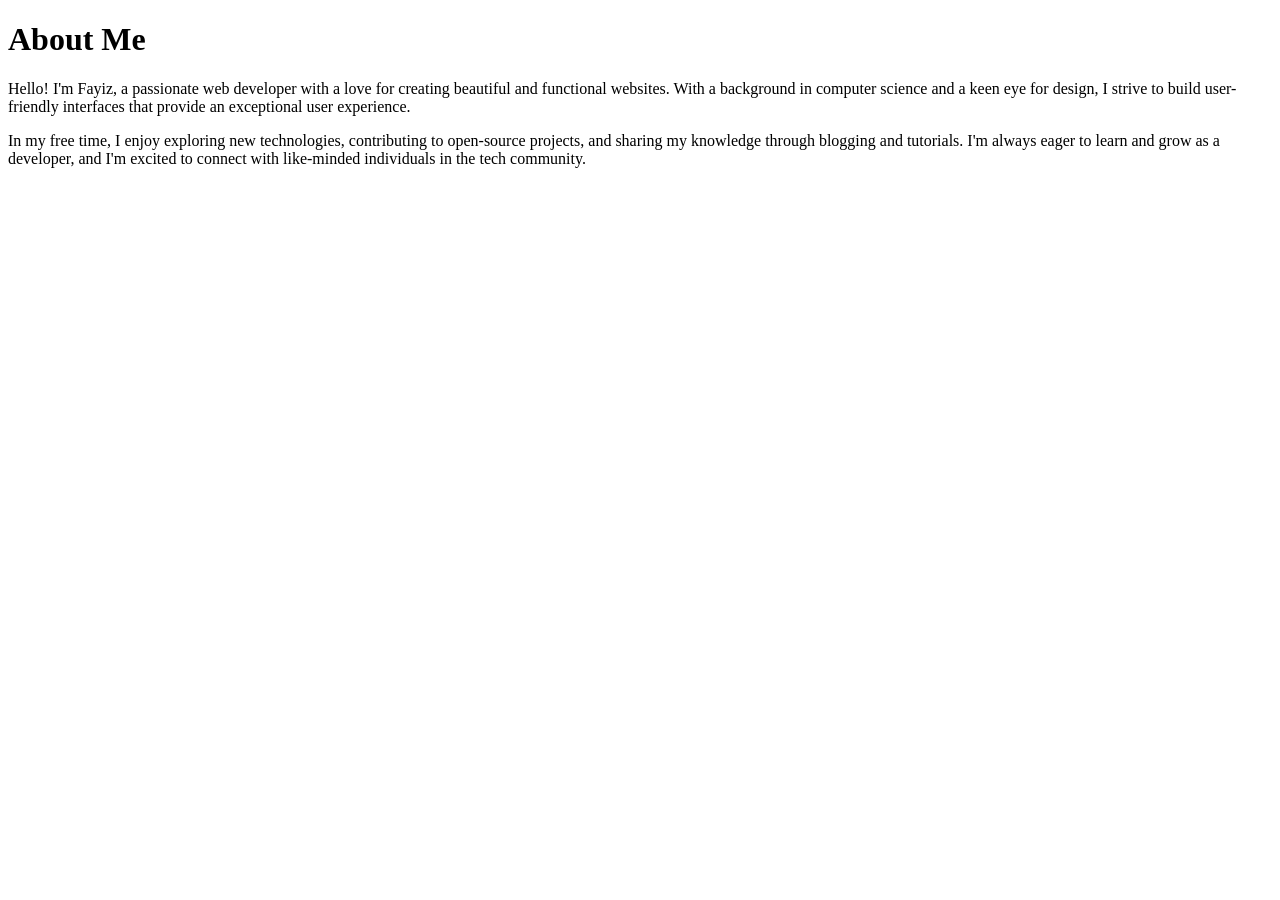
<file: about.html>
<!DOCTYPE html>
<html lang="en">
<head>
    <meta charset="UTF-8">
    <meta name="viewport" content="width=, initial-scale=1.0">
    <title>about me</title>
</head>   
<body>
    <h1>About Me</h1>
    <p>Hello! I'm Fayiz, a passionate web developer with a love for creating beautiful and functional websites. With a background in computer science and a keen eye for design, I strive to build user-friendly interfaces that provide an exceptional user experience.</p>
    <p>In my free time, I enjoy exploring new technologies, contributing to open-source projects, and sharing my knowledge through blogging and tutorials. I'm always eager to learn and grow as a developer, and I'm excited to connect with like-minded individuals in the tech community.</p>
</body>
</html>
</file>
<file: styles.css>
/* ===== Fayiz Portfolio — gold / dark elegant theme ===== */
:root {
  --bg: #0a0a0f;
  --bg-elevated: #12121a;
  --surface: #16161f;
  --surface-2: #1c1c28;
  --border: rgba(201, 169, 98, 0.12);
  --border-subtle: rgba(255, 255, 255, 0.06);
  --text: #f0ebe3;
  --text-muted: #9a958c;
  --accent: #c9a962;
  --accent-soft: rgba(201, 169, 98, 0.14);
  --accent-glow: rgba(201, 169, 98, 0.35);
  --accent-dark: #a88b45;
  --violet: #8b7ec8;
  --violet-soft: rgba(139, 126, 200, 0.18);
  --rose: #c47a8a;
  --rose-soft: rgba(196, 122, 138, 0.14);
  --gold-gradient: linear-gradient(135deg, #c9a962 0%, #e8d5a3 45%, #a88b45 100%);
  --gold-gradient-soft: linear-gradient(135deg, rgba(201, 169, 98, 0.25), rgba(232, 213, 163, 0.08));
  --font-display: "Playfair Display", Georgia, serif;
  --font-body: "Outfit", system-ui, sans-serif;
  --header-h: 72px;
  --ease: cubic-bezier(0.22, 1, 0.36, 1);
  --radius: 14px;
  --radius-lg: 22px;
  --shadow: 0 24px 60px rgba(0, 0, 0, 0.45);
}

*, *::before, *::after {
  box-sizing: border-box;
  margin: 0;
  padding: 0;
}

html {
  scroll-behavior: smooth;
  scroll-padding-top: var(--header-h);
}

body {
  font-family: var(--font-body);
  background: var(--bg);
  color: var(--text);
  line-height: 1.65;
  overflow-x: hidden;
  -webkit-font-smoothing: antialiased;
}

a {
  color: inherit;
  text-decoration: none;
}

img {
  max-width: 100%;
  display: block;
}

button {
  font-family: inherit;
}

.container {
  width: min(1140px, 92vw);
  margin-inline: auto;
}

/* ===== Grain overlay ===== */
.grain {
  position: fixed;
  inset: 0;
  z-index: 9999;
  pointer-events: none;
  opacity: 0.045;
  background-image: url("data:image/svg+xml,%3Csvg viewBox='0 0 256 256' xmlns='http://www.w3.org/2000/svg'%3E%3Cfilter id='n'%3E%3CfeTurbulence type='fractalNoise' baseFrequency='0.85' numOctaves='4' stitchTiles='stitch'/%3E%3C/filter%3E%3Crect width='100%25' height='100%25' filter='url(%23n)'/%3E%3C/svg%3E");
  background-repeat: repeat;
  background-size: 180px 180px;
}

/* ===== Cursor glow ===== */
.cursor-glow {
  position: fixed;
  width: 380px;
  height: 380px;
  border-radius: 50%;
  background: radial-gradient(circle, var(--accent-glow) 0%, rgba(139, 126, 200, 0.12) 35%, transparent 70%);
  pointer-events: none;
  z-index: 0;
  transform: translate(-50%, -50%);
  opacity: 0;
  transition: opacity 0.4s ease;
  mix-blend-mode: screen;
}

body:hover .cursor-glow {
  opacity: 0.4;
}

/* ===== Header ===== */
.header {
  position: fixed;
  inset: 0 0 auto;
  height: var(--header-h);
  display: flex;
  align-items: center;
  justify-content: space-between;
  padding: 0 clamp(1.25rem, 4vw, 2.5rem);
  z-index: 1000;
  transition: background 0.4s var(--ease), box-shadow 0.4s, border-color 0.4s;
}

.header.scrolled {
  background: rgba(10, 10, 15, 0.88);
  backdrop-filter: blur(20px);
  -webkit-backdrop-filter: blur(20px);
  border-bottom: 1px solid var(--border);
  box-shadow: 0 8px 32px rgba(0, 0, 0, 0.25);
}

.logo {
  display: flex;
  align-items: center;
  gap: 0.65rem;
  font-family: var(--font-display);
  font-weight: 600;
  font-size: 1.15rem;
  letter-spacing: 0.02em;
  transition: transform 0.35s var(--ease);
}

.logo:hover {
  transform: translateY(-2px);
}

.logo-mark {
  width: 40px;
  height: 40px;
  display: grid;
  place-items: center;
  border-radius: 10px;
  background: var(--gold-gradient);
  color: var(--bg);
  font-family: var(--font-body);
  font-size: 1rem;
  font-weight: 700;
  box-shadow: 0 4px 20px var(--accent-glow);
}

.logo-text {
  background: var(--gold-gradient);
  -webkit-background-clip: text;
  -webkit-text-fill-color: transparent;
  background-clip: text;
}

.nav-list {
  display: flex;
  gap: 0.25rem;
  list-style: none;
}

.nav-link {
  position: relative;
  padding: 0.5rem 1rem;
  font-size: 0.88rem;
  font-weight: 500;
  color: var(--text-muted);
  border-radius: 999px;
  overflow: hidden;
  transition: color 0.3s ease;
}

.nav-link::before {
  content: "";
  position: absolute;
  inset: 0;
  background: var(--gold-gradient-soft);
  opacity: 0;
  transform: scaleX(0);
  transform-origin: left center;
  transition: transform 0.45s var(--ease), opacity 0.3s ease;
  border-radius: inherit;
}

.nav-link::after {
  content: "";
  position: absolute;
  bottom: 6px;
  left: 50%;
  width: 0;
  height: 2px;
  background: var(--gold-gradient);
  transform: translateX(-50%);
  transition: width 0.4s var(--ease);
  border-radius: 2px;
}

.nav-link:hover,
.nav-link.active {
  color: var(--text);
}

.nav-link:hover::before,
.nav-link.active::before {
  opacity: 1;
  transform: scaleX(1);
}

.nav-link:hover::after,
.nav-link.active::after {
  width: calc(100% - 1.5rem);
}

.menu-toggle {
  display: none;
  flex-direction: column;
  gap: 5px;
  background: none;
  border: none;
  cursor: pointer;
  padding: 8px;
}

.menu-toggle span {
  width: 24px;
  height: 2px;
  background: var(--text);
  border-radius: 2px;
  transition: transform 0.3s ease, opacity 0.3s ease;
}

.menu-toggle.active span:nth-child(1) {
  transform: rotate(45deg) translate(5px, 5px);
}

.menu-toggle.active span:nth-child(2) {
  opacity: 0;
}

.menu-toggle.active span:nth-child(3) {
  transform: rotate(-45deg) translate(5px, -5px);
}

/* ===== Buttons ===== */
.btn {
  display: inline-flex;
  align-items: center;
  justify-content: center;
  gap: 0.5rem;
  padding: 0.85rem 1.5rem;
  font-size: 0.92rem;
  font-weight: 600;
  border-radius: 999px;
  border: none;
  cursor: pointer;
  position: relative;
  overflow: hidden;
  transition: transform 0.4s var(--ease), box-shadow 0.4s ease, border-color 0.3s ease, color 0.3s ease;
}

.btn::before {
  content: "";
  position: absolute;
  inset: 0;
  background: linear-gradient(
    120deg,
    transparent 25%,
    rgba(255, 255, 255, 0.28) 50%,
    transparent 75%
  );
  transform: translateX(-120%);
  transition: transform 0.65s ease;
}

.btn:hover::before {
  transform: translateX(120%);
}

.btn-primary {
  color: var(--bg);
  background: var(--gold-gradient);
  box-shadow: 0 4px 24px var(--accent-glow);
}

.btn-primary:hover {
  transform: translateY(-3px);
  box-shadow: 0 12px 36px var(--accent-glow);
}

.btn-ghost {
  color: var(--text);
  background: transparent;
  border: 1px solid var(--border);
}

.btn-ghost::before {
  background: linear-gradient(
    120deg,
    transparent 25%,
    rgba(201, 169, 98, 0.15) 50%,
    transparent 75%
  );
}

.btn-ghost:hover {
  border-color: var(--accent);
  color: var(--accent);
  transform: translateY(-2px);
  box-shadow: 0 8px 28px rgba(201, 169, 98, 0.12);
}

.btn-full {
  width: 100%;
}

/* ===== Social icons (gold theme — not brand colors) ===== */
.hero-social,
.contact-social {
  display: flex;
  gap: 0.75rem;
  flex-wrap: wrap;
}

.hero-social {
  margin-top: 1.5rem;
}

.contact-social {
  margin-top: 1.75rem;
}

.social-icon {
  position: relative;
  width: 44px;
  height: 44px;
  display: flex;
  align-items: center;
  justify-content: center;
  border-radius: 12px;
  overflow: hidden;
  border: 1px solid var(--border);
  background: rgba(255, 255, 255, 0.03);
  transition: border-color 0.4s ease, box-shadow 0.4s ease, transform 0.35s var(--ease);
}

.social-icon::before {
  content: "";
  position: absolute;
  top: 100%;
  left: 0;
  width: 100%;
  height: 100%;
  background: var(--gold-gradient);
  transition: top 0.5s var(--ease);
  z-index: 1;
}

.social-icon:hover::before {
  top: 0;
}

.social-icon .icon {
  position: relative;
  display: flex;
  align-items: center;
  justify-content: center;
  color: var(--text-muted);
  transition: color 0.45s ease, transform 0.55s var(--ease);
  z-index: 2;
}

.social-icon svg {
  width: 20px;
  height: 20px;
}

.social-icon:hover {
  border-color: var(--accent);
  box-shadow: 0 8px 28px var(--accent-glow);
  transform: translateY(-3px);
}

.social-icon:hover .icon {
  color: var(--bg);
  transform: rotateY(360deg);
}

.social-icon-lg {
  width: 52px;
  height: 52px;
}

.social-icon-lg svg {
  width: 22px;
  height: 22px;
}

/* ===== Hero ===== */
.hero {
  position: relative;
  min-height: 100vh;
  padding: calc(var(--header-h) + 2.5rem) clamp(1.25rem, 4vw, 2.5rem) 4rem;
  display: grid;
  grid-template-columns: 1fr 1fr;
  gap: 3rem;
  align-items: center;
  max-width: 1280px;
  margin-inline: auto;
  overflow: hidden;
}

.hero-bg {
  position: absolute;
  inset: 0;
  z-index: -1;
  overflow: hidden;
  pointer-events: none;
}

.orb {
  position: absolute;
  border-radius: 50%;
  filter: blur(80px);
  opacity: 0.5;
  animation: orbFloat 14s ease-in-out infinite;
}

.orb-1 {
  width: 420px;
  height: 420px;
  top: -10%;
  right: 5%;
  background: radial-gradient(circle, var(--accent-soft), transparent 70%);
}

.orb-2 {
  width: 320px;
  height: 320px;
  bottom: 10%;
  left: -5%;
  background: radial-gradient(circle, var(--violet-soft), transparent 70%);
  animation-delay: -4s;
}

.orb-3 {
  width: 240px;
  height: 240px;
  top: 40%;
  left: 35%;
  background: radial-gradient(circle, var(--rose-soft), transparent 70%);
  animation-delay: -8s;
}

@keyframes orbFloat {
  0%, 100% { transform: translate(0, 0) scale(1); }
  33% { transform: translate(20px, -25px) scale(1.05); }
  66% { transform: translate(-15px, 15px) scale(0.95); }
}

.hero-content {
  position: relative;
  z-index: 1;
}

.hero-eyebrow {
  display: inline-flex;
  align-items: center;
  gap: 0.55rem;
  font-size: 0.82rem;
  color: var(--text-muted);
  margin-bottom: 1.25rem;
  padding: 0.35rem 0.85rem 0.35rem 0.5rem;
  border: 1px solid var(--border-subtle);
  border-radius: 999px;
  background: rgba(255, 255, 255, 0.02);
}

.pulse-dot {
  width: 8px;
  height: 8px;
  border-radius: 50%;
  background: var(--accent);
  box-shadow: 0 0 12px var(--accent);
  animation: pulseDot 2s ease-in-out infinite;
}

@keyframes pulseDot {
  0%, 100% { opacity: 1; transform: scale(1); }
  50% { opacity: 0.55; transform: scale(0.85); }
}

.hero-title {
  font-family: var(--font-display);
  font-size: clamp(2.25rem, 5vw, 3.6rem);
  font-weight: 600;
  line-height: 1.12;
  letter-spacing: -0.02em;
  margin-bottom: 1.25rem;
}

.hero-title .line {
  display: block;
}

.hero-title .line.accent {
  background: var(--gold-gradient);
  -webkit-background-clip: text;
  -webkit-text-fill-color: transparent;
  background-clip: text;
  font-style: italic;
}

.hero-title .line.subtle {
  font-family: var(--font-body);
  font-size: clamp(1rem, 2.2vw, 1.35rem);
  font-weight: 400;
  color: var(--text-muted);
  margin-top: 0.35rem;
  letter-spacing: 0;
}

.hero-desc {
  max-width: 480px;
  color: var(--text-muted);
  font-size: 1.05rem;
  margin-bottom: 1.75rem;
}

.hero-actions {
  display: flex;
  flex-wrap: wrap;
  gap: 0.85rem;
}

.hero-visual {
  position: relative;
  display: flex;
  flex-direction: column;
  align-items: center;
  justify-content: center;
  z-index: 1;
}

/* ===== Profile showcase ===== */
.profile-showcase {
  position: relative;
  width: min(100%, 380px);
  aspect-ratio: 4 / 5;
  display: flex;
  align-items: center;
  justify-content: center;
}

.profile-frame {
  position: absolute;
  border: 1px solid;
  border-radius: var(--radius-lg);
  pointer-events: none;
  opacity: 0.45;
}

.profile-frame--violet {
  inset: 8% 12% 18% 4%;
  border-color: var(--violet);
  transform: rotate(-6deg);
  background: linear-gradient(135deg, var(--violet-soft), transparent);
}

.profile-frame--gold {
  inset: 14% 4% 10% 14%;
  border-color: var(--accent);
  transform: rotate(5deg);
  background: linear-gradient(225deg, var(--accent-soft), transparent);
}

.profile-spark {
  position: absolute;
  width: 6px;
  height: 6px;
  border-radius: 50%;
  background: var(--accent);
  box-shadow: 0 0 14px var(--accent);
  animation: sparkPulse 2.5s ease-in-out infinite;
}

.profile-spark--1 {
  top: 12%;
  right: 8%;
}

.profile-spark--2 {
  bottom: 22%;
  left: 6%;
  background: var(--violet);
  box-shadow: 0 0 14px var(--violet);
  animation-delay: -1.2s;
}

@keyframes sparkPulse {
  0%, 100% { opacity: 0.4; transform: scale(0.8); }
  50% { opacity: 1; transform: scale(1.2); }
}

.profile-card {
  position: relative;
  width: 100%;
  max-width: 320px;
  padding: 1.25rem;
  background: rgba(22, 22, 31, 0.75);
  border: 1px solid var(--border);
  border-radius: var(--radius-lg);
  backdrop-filter: blur(16px);
  -webkit-backdrop-filter: blur(16px);
  box-shadow: var(--shadow);
}

.profile-ring {
  position: absolute;
  inset: -4px;
  border-radius: calc(var(--radius-lg) + 4px);
  border: 1px solid transparent;
  background: linear-gradient(var(--bg), var(--bg)) padding-box,
    conic-gradient(from 0deg, var(--accent), var(--violet), var(--rose), var(--accent)) border-box;
  -webkit-mask: linear-gradient(#fff 0 0) padding-box, linear-gradient(#fff 0 0);
  mask: linear-gradient(#fff 0 0) padding-box, linear-gradient(#fff 0 0);
  -webkit-mask-composite: xor;
  mask-composite: exclude;
  animation: profileRingSpin 8s linear infinite;
  opacity: 0.7;
  pointer-events: none;
}

@keyframes profileRingSpin {
  to { transform: rotate(360deg); }
}

.profile-photo-wrap {
  position: relative;
  width: 280px;
  max-width: 100%;
  margin-inline: auto;
}

.profile-photo-glow {
  position: absolute;
  inset: -15%;
  background: radial-gradient(ellipse at center, var(--accent-glow), transparent 65%);
  pointer-events: none;
  z-index: 0;
}

.profile-avatar {
  position: relative;
  z-index: 1;
  width: 100%;
  aspect-ratio: 4 / 5;
  overflow: hidden;
  border: 2px solid rgba(201, 169, 98, 0.25);
  border-radius: 58% 42% 52% 48% / 48% 55% 45% 52%;
  box-shadow: 0 16px 48px rgba(0, 0, 0, 0.4);
}

.profile-avatar img {
  width: 100%;
  height: 100%;
  object-fit: cover;
  object-position: center top;
  transition: transform 0.7s var(--ease);
}

.profile-card:hover .profile-avatar img {
  transform: scale(1.05);
}

.profile-stats {
  display: flex;
  gap: 2rem;
}

.profile-stats--overlay {
  position: absolute;
  left: 0;
  right: 0;
  bottom: 0;
  z-index: 2;
  justify-content: center;
  padding: 2rem 1rem 1rem;
  background: linear-gradient(to top, rgba(10, 10, 15, 0.95), transparent);
}

.profile-stats .stat {
  text-align: center;
}

.stat-num {
  display: block;
  font-family: var(--font-display);
  font-size: 1.5rem;
  font-weight: 600;
  color: var(--accent);
  line-height: 1.2;
}

.stat-label {
  font-size: 0.72rem;
  text-transform: uppercase;
  letter-spacing: 0.1em;
  color: var(--text-muted);
}

/* ===== Scroll hint ===== */
.scroll-hint {
  margin-top: 2.5rem;
  display: flex;
  flex-direction: column;
  align-items: center;
  gap: 0.5rem;
  font-size: 0.7rem;
  letter-spacing: 0.2em;
  text-transform: uppercase;
  color: var(--text-muted);
}

.scroll-line {
  width: 1px;
  height: 48px;
  background: linear-gradient(to bottom, var(--accent), transparent);
  animation: scrollLine 2s ease-in-out infinite;
}

@keyframes scrollLine {
  0%, 100% { transform: scaleY(0.35); opacity: 0.45; }
  50% { transform: scaleY(1); opacity: 1; }
}

/* ===== Sections ===== */
.section {
  padding: 5.5rem 0;
  position: relative;
}

.section-header {
  margin-bottom: 2.75rem;
}

.section-header.center {
  text-align: center;
}

.section-tag {
  display: inline-block;
  font-size: 0.78rem;
  font-weight: 600;
  letter-spacing: 0.14em;
  text-transform: uppercase;
  color: var(--accent);
  margin-bottom: 0.65rem;
}

.section-title {
  font-family: var(--font-display);
  font-size: clamp(1.85rem, 4vw, 2.65rem);
  font-weight: 600;
  line-height: 1.15;
  letter-spacing: -0.02em;
}

.section-title em {
  font-style: italic;
  background: var(--gold-gradient);
  -webkit-background-clip: text;
  -webkit-text-fill-color: transparent;
  background-clip: text;
}

/* ===== About ===== */
.about-grid {
  display: grid;
  grid-template-columns: 1fr 1fr;
  gap: 3rem;
  align-items: start;
}

.about-text p {
  color: var(--text-muted);
  margin-bottom: 1rem;
}

.about-highlights {
  list-style: none;
  margin-top: 1.5rem;
}

.about-highlights li {
  display: flex;
  align-items: center;
  gap: 0.65rem;
  padding: 0.45rem 0;
  font-size: 0.95rem;
  color: var(--text);
}

.highlight-icon {
  color: var(--accent);
  font-size: 0.55rem;
}

.about-cards {
  display: flex;
  flex-direction: column;
  gap: 1rem;
}

.info-card {
  position: relative;
  padding: 1.35rem 1.5rem;
  background: var(--surface);
  border: 1px solid var(--border-subtle);
  border-radius: var(--radius);
  overflow: hidden;
  transition: transform 0.45s var(--ease), border-color 0.35s ease, box-shadow 0.45s ease;
}

.info-card::before {
  content: "";
  position: absolute;
  left: 0;
  top: 0;
  bottom: 0;
  width: 3px;
  background: var(--gold-gradient);
  transform: scaleY(0);
  transform-origin: top;
  transition: transform 0.45s var(--ease);
}

.info-card:hover {
  transform: translateX(10px);
  border-color: var(--border);
  box-shadow: -8px 0 32px rgba(201, 169, 98, 0.08);
}

.info-card:hover::before {
  transform: scaleY(1);
}

.info-card-num {
  font-size: 0.72rem;
  font-weight: 700;
  letter-spacing: 0.12em;
  color: var(--accent);
  opacity: 0.8;
}

.info-card h3 {
  font-family: var(--font-display);
  font-size: 1.15rem;
  margin: 0.35rem 0 0.4rem;
}

.info-card p {
  font-size: 0.9rem;
  color: var(--text-muted);
  line-height: 1.55;
}

/* ===== Skills ===== */
.skills-grid {
  display: flex;
  flex-wrap: wrap;
  gap: 0.65rem;
  justify-content: center;
  margin-bottom: 0.5rem;
}

.skill-chip {
  display: inline-flex;
  align-items: center;
  gap: 0.45rem;
  padding: 0.55rem 1.1rem;
  font-size: 0.86rem;
  font-weight: 500;
  border: 1px solid var(--border-subtle);
  border-radius: 999px;
  background: var(--surface);
  transition: transform 0.4s var(--ease), box-shadow 0.4s ease, border-color 0.3s ease;
}

.skill-chip-lock {
  width: 14px;
  height: 14px;
  flex-shrink: 0;
  opacity: 0.7;
}

.skill-chip-icon {
  width: 18px;
  height: 18px;
  display: inline-flex;
  align-items: center;
  justify-content: center;
  flex-shrink: 0;
  margin-right: 0.45rem;
  color: inherit;
}

.skill-chip-label {
  display: inline-block;
}

/* Grid cards for toolkit (image-like layout) */
.grid-cards {
  display: grid;
  grid-template-columns: repeat(auto-fit, minmax(220px, 1fr));
  gap: 0.9rem;
  width: 100%;
  margin: 0.6rem 0 1.2rem;
}

.skill-card {
  display: flex;
  align-items: center;
  gap: 0.9rem;
  padding: 0.9rem 1rem;
  border-radius: var(--radius-lg);
  background: linear-gradient(180deg, rgba(255,255,255,0.02), rgba(0,0,0,0.04));
  border: 1px solid rgba(201,169,98,0.06);
  transition: transform 0.28s var(--ease), box-shadow 0.28s ease;
}

.skill-card:hover {
  transform: translateY(-6px);
  box-shadow: 0 18px 46px rgba(0,0,0,0.45);
}

.skill-card--locked {
  opacity: 0.78;
  filter: grayscale(0.45) contrast(0.9);
}

.skill-card-icon {
  width: 52px;
  height: 52px;
  border-radius: 8px;
  background: #0b0b0d;
  display: inline-block;
  object-fit: cover;
  box-shadow: 0 6px 18px rgba(0,0,0,0.5);
}

.skill-card-body h4 {
  margin: 0;
  font-family: var(--font-display);
  font-size: 1rem;
}

.skill-card-body p {
  margin: 0;
  color: var(--text-muted);
  font-size: 0.87rem;
}

.skill-card--unlocked {
  border-color: rgba(201,169,98,0.18);
  background: linear-gradient(180deg, rgba(201,169,98,0.02), rgba(255,255,255,0.02));
  color: var(--text);
}

.skill-card-lock {
  margin-right: 0.5rem;
  color: var(--text-muted);
  opacity: 0.9;
}

/* Make toolkit section brighter overall */
.section.skills {
  background: linear-gradient(180deg, rgba(255,255,255,0.01), rgba(0,0,0,0.02));
  padding-bottom: 2rem;
}

.skill-chip--unlocked {
  border-color: rgba(201, 169, 98, 0.35);
  background: var(--accent-soft);
  color: var(--accent);
}

.skill-chip--unlocked:hover {
  transform: translateY(-4px);
  box-shadow: 0 10px 28px var(--accent-glow);
}

.skill-chip--locked {
  opacity: 0.42;
  filter: grayscale(0.75);
  border-style: dashed;
  color: var(--text-muted);
  cursor: not-allowed;
  pointer-events: none;
}

.skill-chip--locked .skill-chip-lock {
  stroke: var(--text-muted);
}

.skill-chip--locked:hover {
  animation: skillShake 0.45s ease;
}

@keyframes skillShake {
  0%, 100% { transform: translateX(0); }
  25% { transform: translateX(-4px); }
  75% { transform: translateX(4px); }
}

.skills-legend {
  display: flex;
  justify-content: center;
  gap: 1.75rem;
  margin: 1.25rem 0 2.5rem;
  font-size: 0.8rem;
  color: var(--text-muted);
}

.skills-legend-item--open {
  color: var(--accent);
}

.skills-legend-item--locked {
  opacity: 0.65;
}

.skills-bars {
  max-width: 640px;
  margin-inline: auto;
  display: flex;
  flex-direction: column;
  gap: 1.35rem;
}

.skill-bar-header {
  display: flex;
  justify-content: space-between;
  margin-bottom: 0.5rem;
  font-size: 0.9rem;
  font-weight: 500;
}

.skill-bar-header span:last-child {
  color: var(--accent);
  font-weight: 600;
}

.skill-bar-track {
  height: 6px;
  background: var(--surface-2);
  border-radius: 999px;
  overflow: hidden;
}

.skill-bar-fill {
  height: 100%;
  width: 0;
  border-radius: inherit;
  background: var(--gold-gradient);
  transition: width 1.1s var(--ease);
}

.skill-bar.in-view .skill-bar-fill {
  width: var(--w, 0%);
}

/* ===== Projects ===== */
.project-filters {
  display: flex;
  flex-wrap: wrap;
  gap: 0.5rem;
  margin-bottom: 2rem;
}

.filter-btn {
  position: relative;
  padding: 0.5rem 1.15rem;
  font-size: 0.88rem;
  font-weight: 500;
  color: var(--text-muted);
  background: var(--surface);
  border: 1px solid var(--border-subtle);
  border-radius: 999px;
  cursor: pointer;
  overflow: hidden;
  transition: color 0.3s ease, border-color 0.3s ease, transform 0.35s var(--ease);
}

.filter-btn::before {
  content: "";
  position: absolute;
  inset: 0;
  background: radial-gradient(
    circle 80px at var(--mx, 50%) var(--my, 50%),
    rgba(201, 169, 98, 0.22),
    transparent 70%
  );
  opacity: 0;
  transition: opacity 0.35s ease;
}

.filter-btn:hover::before,
.filter-btn.active::before {
  opacity: 1;
}

.filter-btn:hover,
.filter-btn.active {
  color: var(--text);
  border-color: var(--accent);
}

.filter-btn.active {
  background: var(--accent-soft);
  color: var(--accent);
}

.projects-grid {
  display: grid;
  grid-template-columns: repeat(2, 1fr);
  gap: 1.5rem;
}

.project-card {
  display: flex;
  flex-direction: column;
  background: var(--surface);
  border: 1px solid var(--border-subtle);
  border-radius: var(--radius-lg);
  overflow: hidden;
  transition: transform 0.45s var(--ease), box-shadow 0.45s ease, border-color 0.35s ease, opacity 0.4s ease;
}

.project-card:hover {
  transform: translateY(-8px);
  border-color: var(--border);
  box-shadow: 0 24px 56px rgba(0, 0, 0, 0.35), 0 0 0 1px rgba(201, 169, 98, 0.1);
}

.project-card.hidden {
  display: none;
}

.project-thumb {
  position: relative;
  height: 160px;
  display: grid;
  place-items: center;
  background: linear-gradient(
    145deg,
    hsl(var(--hue, 42) 28% 14%),
    hsl(var(--hue, 42) 22% 8%)
  );
  border-bottom: 1px solid var(--border-subtle);
  overflow: hidden;
}

.project-thumb::after {
  content: "";
  position: absolute;
  inset: 0;
  background: radial-gradient(circle at 30% 20%, rgba(201, 169, 98, 0.12), transparent 55%);
  pointer-events: none;
}

.project-icon {
  font-size: 2.75rem;
  position: relative;
  z-index: 1;
  transition: transform 0.45s var(--ease);
}

.project-card:hover .project-icon {
  transform: scale(1.12) rotate(-4deg);
}

.project-body {
  padding: 1.35rem 1.5rem 1.5rem;
  flex: 1;
  display: flex;
  flex-direction: column;
}

.project-cat {
  font-size: 0.72rem;
  font-weight: 600;
  letter-spacing: 0.1em;
  text-transform: uppercase;
  color: var(--accent);
  margin-bottom: 0.35rem;
}

.project-body h3 {
  font-family: var(--font-display);
  font-size: 1.2rem;
  margin-bottom: 0.5rem;
  line-height: 1.25;
}

.project-body > p {
  font-size: 0.9rem;
  color: var(--text-muted);
  margin-bottom: 1rem;
  flex: 1;
}

.project-tags {
  display: flex;
  flex-wrap: wrap;
  gap: 0.4rem;
  margin-bottom: 1rem;
}

.project-tags span {
  font-size: 0.72rem;
  padding: 0.25rem 0.6rem;
  border-radius: 999px;
  background: rgba(255, 255, 255, 0.04);
  border: 1px solid var(--border-subtle);
  color: var(--text-muted);
}

.project-link {
  display: inline-flex;
  align-items: center;
  gap: 0.35rem;
  font-size: 0.88rem;
  font-weight: 600;
  color: var(--accent);
  transition: gap 0.3s ease, color 0.3s ease;
}

.project-link:hover {
  gap: 0.55rem;
  color: var(--text);
}

/* ===== CV ===== */
.cv-wrapper {
  display: grid;
  grid-template-columns: 1.15fr 1fr;
  gap: 3rem;
  align-items: center;
  padding: 2.5rem;
  background: var(--surface);
  border: 1px solid var(--border-subtle);
  border-radius: var(--radius-lg);
}

.cv-desc {
  color: var(--text-muted);
  margin: 1rem 0 1.75rem;
  max-width: 520px;
}

.cv-timeline {
  margin-bottom: 2rem;
}

.timeline-item {
  position: relative;
  padding: 0 0 1.5rem 1.5rem;
  border-left: 2px solid var(--border-subtle);
  margin-left: 0.25rem;
}

.timeline-item:last-child {
  padding-bottom: 0;
}

.timeline-item::before {
  content: "";
  position: absolute;
  left: -5px;
  top: 0.35rem;
  width: 8px;
  height: 8px;
  border-radius: 50%;
  background: var(--accent);
  box-shadow: 0 0 10px var(--accent-glow);
}

.timeline-year {
  font-size: 0.78rem;
  font-weight: 600;
  letter-spacing: 0.06em;
  color: var(--accent);
}

.timeline-item h4 {
  font-family: var(--font-display);
  font-size: 1.1rem;
  margin: 0.3rem 0 0.15rem;
}

.timeline-org {
  font-size: 0.85rem;
  color: var(--text-muted);
  margin-bottom: 0.35rem;
}

.timeline-item p:last-child {
  font-size: 0.9rem;
  color: var(--text-muted);
}

.cv-download {
  margin-top: 0.5rem;
}

.cv-preview {
  display: flex;
  justify-content: center;
  align-items: center;
}

.cv-doc {
  width: 220px;
  padding: 1.5rem;
  background: #f8f6f1;
  border-radius: 8px;
  box-shadow: 0 20px 50px rgba(0, 0, 0, 0.4);
  transform: rotate(3deg);
  transition: transform 0.55s var(--ease);
}

.cv-wrapper:hover .cv-doc {
  transform: rotate(0deg) scale(1.03);
}

.cv-doc-header {
  height: 22px;
  border-radius: 4px;
  background: var(--gold-gradient);
  margin-bottom: 1rem;
}

.cv-doc-line {
  height: 7px;
  background: #ddd8ce;
  border-radius: 4px;
  margin-bottom: 0.5rem;
}

.cv-doc-line.w-80 { width: 80%; }
.cv-doc-line.w-60 { width: 60%; }
.cv-doc-line.w-90 { width: 90%; }
.cv-doc-line.w-70 { width: 70%; }
.cv-doc-line.w-50 { width: 50%; }

.cv-doc-block {
  height: 44px;
  background: #ebe6dc;
  border-radius: 4px;
  margin: 0.75rem 0;
}

/* ===== Contact ===== */
.contact-wrapper {
  display: grid;
  grid-template-columns: 1fr 1.1fr;
  gap: 3rem;
  align-items: start;
}

.contact-info p {
  color: var(--text-muted);
  margin: 1rem 0 1.5rem;
  max-width: 420px;
}

.contact-details {
  display: flex;
  flex-direction: column;
  gap: 0.65rem;
}

.contact-item {
  display: inline-flex;
  align-items: center;
  gap: 0.65rem;
  font-size: 0.95rem;
  color: var(--text-muted);
  transition: color 0.3s ease;
}

a.contact-item:hover {
  color: var(--accent);
}

.contact-item-icon {
  font-size: 1rem;
  opacity: 0.85;
}

.contact-form {
  padding: 1.75rem;
  background: var(--surface);
  border: 1px solid var(--border-subtle);
  border-radius: var(--radius-lg);
}

.form-group {
  margin-bottom: 1.15rem;
}

.form-group label {
  display: block;
  font-size: 0.82rem;
  font-weight: 600;
  color: var(--text-muted);
  margin-bottom: 0.4rem;
}

.form-group input,
.form-group textarea {
  width: 100%;
  padding: 0.85rem 1rem;
  font-family: inherit;
  font-size: 0.92rem;
  color: var(--text);
  background: var(--bg);
  border: 1px solid var(--border-subtle);
  border-radius: 10px;
  transition: border-color 0.3s ease, box-shadow 0.3s ease;
}

.form-group input::placeholder,
.form-group textarea::placeholder {
  color: rgba(154, 149, 140, 0.6);
}

.form-group input:focus,
.form-group textarea:focus {
  outline: none;
  border-color: var(--accent);
  box-shadow: 0 0 0 3px var(--accent-soft);
}

.form-group textarea {
  resize: vertical;
  min-height: 110px;
}

/* ===== Footer ===== */
.footer {
  padding: 2rem 0;
  border-top: 1px solid var(--border-subtle);
  background: rgba(18, 18, 26, 0.5);
}

.footer-inner {
  display: flex;
  justify-content: space-between;
  align-items: center;
  flex-wrap: wrap;
  gap: 1rem;
  font-size: 0.88rem;
  color: var(--text-muted);
}

.back-top {
  font-weight: 500;
  color: var(--accent);
  transition: transform 0.3s var(--ease), color 0.3s ease;
}

.back-top:hover {
  color: var(--text);
  transform: translateY(-2px);
}

/* ===== Reveal animations ===== */
.reveal {
  opacity: 0;
  transform: translateY(28px);
  transition: opacity 0.75s var(--ease), transform 0.75s var(--ease);
}

.reveal.visible {
  opacity: 1;
  transform: translateY(0);
}

/* ===== Responsive ===== */
@media (max-width: 900px) {
  .hero {
    grid-template-columns: 1fr;
    gap: 2.5rem;
    padding-top: calc(var(--header-h) + 2rem);
    text-align: center;
  }

  .hero-desc {
    margin-inline: auto;
  }

  .hero-actions,
  .hero-social {
    justify-content: center;
  }

  .hero-visual {
    order: -1;
  }

  .profile-showcase {
    margin-inline: auto;
  }

  .about-grid,
  .cv-wrapper,
  .contact-wrapper {
    grid-template-columns: 1fr;
  }

  .projects-grid {
    grid-template-columns: 1fr;
  }

  .nav {
    display: none;
  }

  .nav.open {
    display: block;
    position: fixed;
    top: var(--header-h);
    left: 0;
    right: 0;
    padding: 1.25rem;
    background: rgba(10, 10, 15, 0.97);
    backdrop-filter: blur(18px);
    -webkit-backdrop-filter: blur(18px);
    border-bottom: 1px solid var(--border);
  }

  .nav.open .nav-list {
    flex-direction: column;
    gap: 0.25rem;
  }

  .nav.open .nav-link {
    display: block;
    padding: 0.75rem 1rem;
  }

  .menu-toggle {
    display: flex;
  }

  .cv-wrapper {
    padding: 1.75rem;
  }

  .cv-preview {
    order: -1;
  }
}

@media (max-width: 600px) {
  .section {
    padding: 4rem 0;
  }

  .hero-title {
    font-size: 2rem;
  }

  .hero-actions {
    flex-direction: column;
    width: 100%;
  }

  .hero-actions .btn {
    width: 100%;
  }

  .profile-photo-wrap {
    width: 240px;
  }

  .profile-avatar {
    border-radius: 52% 48% 50% 50% / 50% 52% 48% 50%;
  }

  .project-filters {
    justify-content: center;
  }

  .footer-inner {
    flex-direction: column;
    text-align: center;
  }

  .cv-wrapper {
    padding: 1.25rem;
  }
}

@media (prefers-reduced-motion: reduce) {
  *, *::before, *::after {
    animation-duration: 0.01ms !important;
    animation-iteration-count: 1 !important;
    transition-duration: 0.01ms !important;
  }

  html {
    scroll-behavior: auto;
  }

  .cursor-glow {
    display: none;
  }

  .reveal {
    opacity: 1;
    transform: none;
  }

  .skill-bar-fill {
    width: var(--w, 0%);
    transition: none;
  }
}
</file>
<file: portfolio/styles.css>
/* ===== Fayiz Portfolio — gold / dark elegant theme ===== */
:root {
  --bg: #0a0a0f;
  --bg-elevated: #12121a;
  --surface: #16161f;
  --surface-2: #1c1c28;
  --border: rgba(201, 169, 98, 0.12);
  --border-subtle: rgba(255, 255, 255, 0.06);
  --text: #f0ebe3;
  --text-muted: #9a958c;
  --accent: #c9a962;
  --accent-soft: rgba(201, 169, 98, 0.14);
  --accent-glow: rgba(201, 169, 98, 0.35);
  --accent-dark: #a88b45;
  --violet: #8b7ec8;
  --violet-soft: rgba(139, 126, 200, 0.18);
  --rose: #c47a8a;
  --rose-soft: rgba(196, 122, 138, 0.14);
  --gold-gradient: linear-gradient(135deg, #c9a962 0%, #e8d5a3 45%, #a88b45 100%);
  --gold-gradient-soft: linear-gradient(135deg, rgba(201, 169, 98, 0.25), rgba(232, 213, 163, 0.08));
  --font-display: "Playfair Display", Georgia, serif;
  --font-body: "Outfit", system-ui, sans-serif;
  --header-h: 72px;
  --ease: cubic-bezier(0.22, 1, 0.36, 1);
  --radius: 14px;
  --radius-lg: 22px;
  --shadow: 0 24px 60px rgba(0, 0, 0, 0.45);
}

*, *::before, *::after {
  box-sizing: border-box;
  margin: 0;
  padding: 0;
}

html {
  scroll-behavior: smooth;
  scroll-padding-top: var(--header-h);
}

body {
  font-family: var(--font-body);
  background: var(--bg);
  color: var(--text);
  line-height: 1.65;
  overflow-x: hidden;
  -webkit-font-smoothing: antialiased;
}

a {
  color: inherit;
  text-decoration: none;
}

img {
  max-width: 100%;
  display: block;
}

button {
  font-family: inherit;
}

.container {
  width: min(1140px, 92vw);
  margin-inline: auto;
}

/* ===== Grain overlay ===== */
.grain {
  position: fixed;
  inset: 0;
  z-index: 9999;
  pointer-events: none;
  opacity: 0.045;
  background-image: url("data:image/svg+xml,%3Csvg viewBox='0 0 256 256' xmlns='http://www.w3.org/2000/svg'%3E%3Cfilter id='n'%3E%3CfeTurbulence type='fractalNoise' baseFrequency='0.85' numOctaves='4' stitchTiles='stitch'/%3E%3C/filter%3E%3Crect width='100%25' height='100%25' filter='url(%23n)'/%3E%3C/svg%3E");
  background-repeat: repeat;
  background-size: 180px 180px;
}

/* ===== Cursor glow ===== */
.cursor-glow {
  position: fixed;
  width: 380px;
  height: 380px;
  border-radius: 50%;
  background: radial-gradient(circle, var(--accent-glow) 0%, rgba(139, 126, 200, 0.12) 35%, transparent 70%);
  pointer-events: none;
  z-index: 0;
  transform: translate(-50%, -50%);
  opacity: 0;
  transition: opacity 0.4s ease;
  mix-blend-mode: screen;
}

body:hover .cursor-glow {
  opacity: 0.4;
}

/* ===== Header ===== */
.header {
  position: fixed;
  inset: 0 0 auto;
  height: var(--header-h);
  display: flex;
  align-items: center;
  justify-content: space-between;
  padding: 0 clamp(1.25rem, 4vw, 2.5rem);
  z-index: 1000;
  transition: background 0.4s var(--ease), box-shadow 0.4s, border-color 0.4s;
}

.header.scrolled {
  background: rgba(10, 10, 15, 0.88);
  backdrop-filter: blur(20px);
  -webkit-backdrop-filter: blur(20px);
  border-bottom: 1px solid var(--border);
  box-shadow: 0 8px 32px rgba(0, 0, 0, 0.25);
}

.logo {
  display: flex;
  align-items: center;
  gap: 0.65rem;
  font-family: var(--font-display);
  font-weight: 600;
  font-size: 1.15rem;
  letter-spacing: 0.02em;
  transition: transform 0.35s var(--ease);
}

.logo:hover {
  transform: translateY(-2px);
}

.logo-mark {
  width: 40px;
  height: 40px;
  display: grid;
  place-items: center;
  border-radius: 10px;
  background: var(--gold-gradient);
  color: var(--bg);
  font-family: var(--font-body);
  font-size: 1rem;
  font-weight: 700;
  box-shadow: 0 4px 20px var(--accent-glow);
}

.logo-text {
  background: var(--gold-gradient);
  -webkit-background-clip: text;
  -webkit-text-fill-color: transparent;
  background-clip: text;
}

.nav-list {
  display: flex;
  gap: 0.25rem;
  list-style: none;
}

.nav-link {
  position: relative;
  padding: 0.5rem 1rem;
  font-size: 0.88rem;
  font-weight: 500;
  color: var(--text-muted);
  border-radius: 999px;
  overflow: hidden;
  transition: color 0.3s ease;
}

.nav-link::before {
  content: "";
  position: absolute;
  inset: 0;
  background: var(--gold-gradient-soft);
  opacity: 0;
  transform: scaleX(0);
  transform-origin: left center;
  transition: transform 0.45s var(--ease), opacity 0.3s ease;
  border-radius: inherit;
}

.nav-link::after {
  content: "";
  position: absolute;
  bottom: 6px;
  left: 50%;
  width: 0;
  height: 2px;
  background: var(--gold-gradient);
  transform: translateX(-50%);
  transition: width 0.4s var(--ease);
  border-radius: 2px;
}

.nav-link:hover,
.nav-link.active {
  color: var(--text);
}

.nav-link:hover::before,
.nav-link.active::before {
  opacity: 1;
  transform: scaleX(1);
}

.nav-link:hover::after,
.nav-link.active::after {
  width: calc(100% - 1.5rem);
}

.menu-toggle {
  display: none;
  flex-direction: column;
  gap: 5px;
  background: none;
  border: none;
  cursor: pointer;
  padding: 8px;
}

.menu-toggle span {
  width: 24px;
  height: 2px;
  background: var(--text);
  border-radius: 2px;
  transition: transform 0.3s ease, opacity 0.3s ease;
}

.menu-toggle.active span:nth-child(1) {
  transform: rotate(45deg) translate(5px, 5px);
}

.menu-toggle.active span:nth-child(2) {
  opacity: 0;
}

.menu-toggle.active span:nth-child(3) {
  transform: rotate(-45deg) translate(5px, -5px);
}

/* ===== Buttons ===== */
.btn {
  display: inline-flex;
  align-items: center;
  justify-content: center;
  gap: 0.5rem;
  padding: 0.85rem 1.5rem;
  font-size: 0.92rem;
  font-weight: 600;
  border-radius: 999px;
  border: none;
  cursor: pointer;
  position: relative;
  overflow: hidden;
  transition: transform 0.4s var(--ease), box-shadow 0.4s ease, border-color 0.3s ease, color 0.3s ease;
}

.btn::before {
  content: "";
  position: absolute;
  inset: 0;
  background: linear-gradient(
    120deg,
    transparent 25%,
    rgba(255, 255, 255, 0.28) 50%,
    transparent 75%
  );
  transform: translateX(-120%);
  transition: transform 0.65s ease;
}

.btn:hover::before {
  transform: translateX(120%);
}

.btn-primary {
  color: var(--bg);
  background: var(--gold-gradient);
  box-shadow: 0 4px 24px var(--accent-glow);
}

.btn-primary:hover {
  transform: translateY(-3px);
  box-shadow: 0 12px 36px var(--accent-glow);
}

.btn-ghost {
  color: var(--text);
  background: transparent;
  border: 1px solid var(--border);
}

.btn-ghost::before {
  background: linear-gradient(
    120deg,
    transparent 25%,
    rgba(201, 169, 98, 0.15) 50%,
    transparent 75%
  );
}

.btn-ghost:hover {
  border-color: var(--accent);
  color: var(--accent);
  transform: translateY(-2px);
  box-shadow: 0 8px 28px rgba(201, 169, 98, 0.12);
}

.btn-full {
  width: 100%;
}

/* ===== Social icons (gold theme — not brand colors) ===== */
.hero-social,
.contact-social {
  display: flex;
  gap: 0.75rem;
  flex-wrap: wrap;
}

.hero-social {
  margin-top: 1.5rem;
}

.contact-social {
  margin-top: 1.75rem;
}

.social-icon {
  position: relative;
  width: 44px;
  height: 44px;
  display: flex;
  align-items: center;
  justify-content: center;
  border-radius: 12px;
  overflow: hidden;
  border: 1px solid var(--border);
  background: rgba(255, 255, 255, 0.03);
  transition: border-color 0.4s ease, box-shadow 0.4s ease, transform 0.35s var(--ease);
}

.social-icon::before {
  content: "";
  position: absolute;
  top: 100%;
  left: 0;
  width: 100%;
  height: 100%;
  background: var(--gold-gradient);
  transition: top 0.5s var(--ease);
  z-index: 1;
}

.social-icon:hover::before {
  top: 0;
}

.social-icon .icon {
  position: relative;
  display: flex;
  align-items: center;
  justify-content: center;
  color: var(--text-muted);
  transition: color 0.45s ease, transform 0.55s var(--ease);
  z-index: 2;
}

.social-icon svg {
  width: 20px;
  height: 20px;
}

.social-icon:hover {
  border-color: var(--accent);
  box-shadow: 0 8px 28px var(--accent-glow);
  transform: translateY(-3px);
}

.social-icon:hover .icon {
  color: var(--bg);
  transform: rotateY(360deg);
}

.social-icon-lg {
  width: 52px;
  height: 52px;
}

.social-icon-lg svg {
  width: 22px;
  height: 22px;
}

/* ===== Hero ===== */
.hero {
  position: relative;
  min-height: 100vh;
  padding: calc(var(--header-h) + 2.5rem) clamp(1.25rem, 4vw, 2.5rem) 4rem;
  display: grid;
  grid-template-columns: 1fr 1fr;
  gap: 3rem;
  align-items: center;
  max-width: 1280px;
  margin-inline: auto;
  overflow: hidden;
}

.hero-bg {
  position: absolute;
  inset: 0;
  z-index: -1;
  overflow: hidden;
  pointer-events: none;
}

.orb {
  position: absolute;
  border-radius: 50%;
  filter: blur(80px);
  opacity: 0.5;
  animation: orbFloat 14s ease-in-out infinite;
}

.orb-1 {
  width: 420px;
  height: 420px;
  top: -10%;
  right: 5%;
  background: radial-gradient(circle, var(--accent-soft), transparent 70%);
}

.orb-2 {
  width: 320px;
  height: 320px;
  bottom: 10%;
  left: -5%;
  background: radial-gradient(circle, var(--violet-soft), transparent 70%);
  animation-delay: -4s;
}

.orb-3 {
  width: 240px;
  height: 240px;
  top: 40%;
  left: 35%;
  background: radial-gradient(circle, var(--rose-soft), transparent 70%);
  animation-delay: -8s;
}

@keyframes orbFloat {
  0%, 100% { transform: translate(0, 0) scale(1); }
  33% { transform: translate(20px, -25px) scale(1.05); }
  66% { transform: translate(-15px, 15px) scale(0.95); }
}

.hero-content {
  position: relative;
  z-index: 1;
}

.hero-eyebrow {
  display: inline-flex;
  align-items: center;
  gap: 0.55rem;
  font-size: 0.82rem;
  color: var(--text-muted);
  margin-bottom: 1.25rem;
  padding: 0.35rem 0.85rem 0.35rem 0.5rem;
  border: 1px solid var(--border-subtle);
  border-radius: 999px;
  background: rgba(255, 255, 255, 0.02);
}

.pulse-dot {
  width: 8px;
  height: 8px;
  border-radius: 50%;
  background: var(--accent);
  box-shadow: 0 0 12px var(--accent);
  animation: pulseDot 2s ease-in-out infinite;
}

@keyframes pulseDot {
  0%, 100% { opacity: 1; transform: scale(1); }
  50% { opacity: 0.55; transform: scale(0.85); }
}

.hero-title {
  font-family: var(--font-display);
  font-size: clamp(2.25rem, 5vw, 3.6rem);
  font-weight: 600;
  line-height: 1.12;
  letter-spacing: -0.02em;
  margin-bottom: 1.25rem;
}

.hero-title .line {
  display: block;
}

.hero-title .line.accent {
  background: var(--gold-gradient);
  -webkit-background-clip: text;
  -webkit-text-fill-color: transparent;
  background-clip: text;
  font-style: italic;
}

.hero-title .line.subtle {
  font-family: var(--font-body);
  font-size: clamp(1rem, 2.2vw, 1.35rem);
  font-weight: 400;
  color: var(--text-muted);
  margin-top: 0.35rem;
  letter-spacing: 0;
}

.hero-desc {
  max-width: 480px;
  color: var(--text-muted);
  font-size: 1.05rem;
  margin-bottom: 1.75rem;
}

.hero-actions {
  display: flex;
  flex-wrap: wrap;
  gap: 0.85rem;
}

.hero-visual {
  position: relative;
  display: flex;
  flex-direction: column;
  align-items: center;
  justify-content: center;
  z-index: 1;
}

/* ===== Profile showcase ===== */
.profile-showcase {
  position: relative;
  width: min(100%, 380px);
  aspect-ratio: 4 / 5;
  display: flex;
  align-items: center;
  justify-content: center;
}

.profile-frame {
  position: absolute;
  border: 1px solid;
  border-radius: var(--radius-lg);
  pointer-events: none;
  opacity: 0.45;
}

.profile-frame--violet {
  inset: 8% 12% 18% 4%;
  border-color: var(--violet);
  transform: rotate(-6deg);
  background: linear-gradient(135deg, var(--violet-soft), transparent);
}

.profile-frame--gold {
  inset: 14% 4% 10% 14%;
  border-color: var(--accent);
  transform: rotate(5deg);
  background: linear-gradient(225deg, var(--accent-soft), transparent);
}

.profile-spark {
  position: absolute;
  width: 6px;
  height: 6px;
  border-radius: 50%;
  background: var(--accent);
  box-shadow: 0 0 14px var(--accent);
  animation: sparkPulse 2.5s ease-in-out infinite;
}

.profile-spark--1 {
  top: 12%;
  right: 8%;
}

.profile-spark--2 {
  bottom: 22%;
  left: 6%;
  background: var(--violet);
  box-shadow: 0 0 14px var(--violet);
  animation-delay: -1.2s;
}

@keyframes sparkPulse {
  0%, 100% { opacity: 0.4; transform: scale(0.8); }
  50% { opacity: 1; transform: scale(1.2); }
}

.profile-card {
  position: relative;
  width: 100%;
  max-width: 320px;
  padding: 1.25rem;
  background: rgba(22, 22, 31, 0.75);
  border: 1px solid var(--border);
  border-radius: var(--radius-lg);
  backdrop-filter: blur(16px);
  -webkit-backdrop-filter: blur(16px);
  box-shadow: var(--shadow);
}

.profile-ring {
  position: absolute;
  inset: -4px;
  border-radius: calc(var(--radius-lg) + 4px);
  border: 1px solid transparent;
  background: linear-gradient(var(--bg), var(--bg)) padding-box,
    conic-gradient(from 0deg, var(--accent), var(--violet), var(--rose), var(--accent)) border-box;
  -webkit-mask: linear-gradient(#fff 0 0) padding-box, linear-gradient(#fff 0 0);
  mask: linear-gradient(#fff 0 0) padding-box, linear-gradient(#fff 0 0);
  -webkit-mask-composite: xor;
  mask-composite: exclude;
  animation: profileRingSpin 8s linear infinite;
  opacity: 0.7;
  pointer-events: none;
}

@keyframes profileRingSpin {
  to { transform: rotate(360deg); }
}

.profile-photo-wrap {
  position: relative;
  width: 280px;
  max-width: 100%;
  margin-inline: auto;
}

.profile-photo-glow {
  position: absolute;
  inset: -15%;
  background: radial-gradient(ellipse at center, var(--accent-glow), transparent 65%);
  pointer-events: none;
  z-index: 0;
}

.profile-avatar {
  position: relative;
  z-index: 1;
  width: 100%;
  aspect-ratio: 4 / 5;
  overflow: hidden;
  border: 2px solid rgba(201, 169, 98, 0.25);
  border-radius: 58% 42% 52% 48% / 48% 55% 45% 52%;
  box-shadow: 0 16px 48px rgba(0, 0, 0, 0.4);
}

.profile-avatar img {
  width: 100%;
  height: 100%;
  object-fit: cover;
  object-position: center top;
  transition: transform 0.7s var(--ease);
}

.profile-card:hover .profile-avatar img {
  transform: scale(1.05);
}

.profile-stats {
  display: flex;
  gap: 2rem;
}

.profile-stats--overlay {
  position: absolute;
  left: 0;
  right: 0;
  bottom: 0;
  z-index: 2;
  justify-content: center;
  padding: 2rem 1rem 1rem;
  background: linear-gradient(to top, rgba(10, 10, 15, 0.95), transparent);
}

.profile-stats .stat {
  text-align: center;
}

.stat-num {
  display: block;
  font-family: var(--font-display);
  font-size: 1.5rem;
  font-weight: 600;
  color: var(--accent);
  line-height: 1.2;
}

.stat-label {
  font-size: 0.72rem;
  text-transform: uppercase;
  letter-spacing: 0.1em;
  color: var(--text-muted);
}

/* ===== Scroll hint ===== */
.scroll-hint {
  margin-top: 2.5rem;
  display: flex;
  flex-direction: column;
  align-items: center;
  gap: 0.5rem;
  font-size: 0.7rem;
  letter-spacing: 0.2em;
  text-transform: uppercase;
  color: var(--text-muted);
}

.scroll-line {
  width: 1px;
  height: 48px;
  background: linear-gradient(to bottom, var(--accent), transparent);
  animation: scrollLine 2s ease-in-out infinite;
}

@keyframes scrollLine {
  0%, 100% { transform: scaleY(0.35); opacity: 0.45; }
  50% { transform: scaleY(1); opacity: 1; }
}

/* ===== Sections ===== */
.section {
  padding: 5.5rem 0;
  position: relative;
}

.section-header {
  margin-bottom: 2.75rem;
}

.section-header.center {
  text-align: center;
}

.section-tag {
  display: inline-block;
  font-size: 0.78rem;
  font-weight: 600;
  letter-spacing: 0.14em;
  text-transform: uppercase;
  color: var(--accent);
  margin-bottom: 0.65rem;
}

.section-title {
  font-family: var(--font-display);
  font-size: clamp(1.85rem, 4vw, 2.65rem);
  font-weight: 600;
  line-height: 1.15;
  letter-spacing: -0.02em;
}

.section-title em {
  font-style: italic;
  background: var(--gold-gradient);
  -webkit-background-clip: text;
  -webkit-text-fill-color: transparent;
  background-clip: text;
}

/* ===== About ===== */
.about-grid {
  display: grid;
  grid-template-columns: 1fr 1fr;
  gap: 3rem;
  align-items: start;
}

.about-text p {
  color: var(--text-muted);
  margin-bottom: 1rem;
}

.about-highlights {
  list-style: none;
  margin-top: 1.5rem;
}

.about-highlights li {
  display: flex;
  align-items: center;
  gap: 0.65rem;
  padding: 0.45rem 0;
  font-size: 0.95rem;
  color: var(--text);
}

.highlight-icon {
  color: var(--accent);
  font-size: 0.55rem;
}

.about-cards {
  display: flex;
  flex-direction: column;
  gap: 1rem;
}

.info-card {
  position: relative;
  padding: 1.35rem 1.5rem;
  background: var(--surface);
  border: 1px solid var(--border-subtle);
  border-radius: var(--radius);
  overflow: hidden;
  transition: transform 0.45s var(--ease), border-color 0.35s ease, box-shadow 0.45s ease;
}

.info-card::before {
  content: "";
  position: absolute;
  left: 0;
  top: 0;
  bottom: 0;
  width: 3px;
  background: var(--gold-gradient);
  transform: scaleY(0);
  transform-origin: top;
  transition: transform 0.45s var(--ease);
}

.info-card:hover {
  transform: translateX(10px);
  border-color: var(--border);
  box-shadow: -8px 0 32px rgba(201, 169, 98, 0.08);
}

.info-card:hover::before {
  transform: scaleY(1);
}

.info-card-num {
  font-size: 0.72rem;
  font-weight: 700;
  letter-spacing: 0.12em;
  color: var(--accent);
  opacity: 0.8;
}

.info-card h3 {
  font-family: var(--font-display);
  font-size: 1.15rem;
  margin: 0.35rem 0 0.4rem;
}

.info-card p {
  font-size: 0.9rem;
  color: var(--text-muted);
  line-height: 1.55;
}

/* ===== Skills ===== */
.skills-grid {
  display: flex;
  flex-wrap: wrap;
  gap: 0.65rem;
  justify-content: center;
  margin-bottom: 0.5rem;
}

.skill-chip {
  display: inline-flex;
  align-items: center;
  gap: 0.45rem;
  padding: 0.55rem 1.1rem;
  font-size: 0.86rem;
  font-weight: 500;
  border: 1px solid var(--border-subtle);
  border-radius: 999px;
  background: var(--surface);
  transition: transform 0.4s var(--ease), box-shadow 0.4s ease, border-color 0.3s ease;
}

.skill-chip-lock {
  width: 14px;
  height: 14px;
  flex-shrink: 0;
  opacity: 0.7;
}

.skill-chip-icon {
  width: 18px;
  height: 18px;
  display: inline-flex;
  align-items: center;
  justify-content: center;
  flex-shrink: 0;
  margin-right: 0.45rem;
  color: inherit;
}

.skill-chip-label {
  display: inline-block;
}

/* Grid cards for toolkit (image-like layout) */
.grid-cards {
  display: grid;
  grid-template-columns: repeat(auto-fit, minmax(220px, 1fr));
  gap: 0.9rem;
  width: 100%;
  margin: 0.6rem 0 1.2rem;
}

.skill-card {
  display: flex;
  align-items: center;
  gap: 0.9rem;
  padding: 0.9rem 1rem;
  border-radius: var(--radius-lg);
  background: linear-gradient(180deg, rgba(255,255,255,0.02), rgba(0,0,0,0.04));
  border: 1px solid rgba(201,169,98,0.06);
  transition: transform 0.28s var(--ease), box-shadow 0.28s ease;
}

.skill-card:hover {
  transform: translateY(-6px);
  box-shadow: 0 18px 46px rgba(0,0,0,0.45);
}

.skill-card--locked {
  opacity: 0.78;
  filter: grayscale(0.45) contrast(0.9);
}

.skill-card-icon {
  width: 52px;
  height: 52px;
  border-radius: 8px;
  background: #0b0b0d;
  display: inline-block;
  object-fit: cover;
  box-shadow: 0 6px 18px rgba(0,0,0,0.5);
}

.skill-card-body h4 {
  margin: 0;
  font-family: var(--font-display);
  font-size: 1rem;
}

.skill-card-body p {
  margin: 0;
  color: var(--text-muted);
  font-size: 0.87rem;
}

.skill-card--unlocked {
  border-color: rgba(201,169,98,0.18);
  background: linear-gradient(180deg, rgba(201,169,98,0.02), rgba(255,255,255,0.02));
  color: var(--text);
}

.skill-card-lock {
  margin-right: 0.5rem;
  color: var(--text-muted);
  opacity: 0.9;
}

/* Make toolkit section brighter overall */
.section.skills {
  background: linear-gradient(180deg, rgba(255,255,255,0.01), rgba(0,0,0,0.02));
  padding-bottom: 2rem;
}

.skill-chip--unlocked {
  border-color: rgba(201, 169, 98, 0.35);
  background: var(--accent-soft);
  color: var(--accent);
}

.skill-chip--unlocked:hover {
  transform: translateY(-4px);
  box-shadow: 0 10px 28px var(--accent-glow);
}

.skill-chip--locked {
  opacity: 0.42;
  filter: grayscale(0.75);
  border-style: dashed;
  color: var(--text-muted);
  cursor: not-allowed;
  pointer-events: none;
}

.skill-chip--locked .skill-chip-lock {
  stroke: var(--text-muted);
}

.skill-chip--locked:hover {
  animation: skillShake 0.45s ease;
}

@keyframes skillShake {
  0%, 100% { transform: translateX(0); }
  25% { transform: translateX(-4px); }
  75% { transform: translateX(4px); }
}

.skills-legend {
  display: flex;
  justify-content: center;
  gap: 1.75rem;
  margin: 1.25rem 0 2.5rem;
  font-size: 0.8rem;
  color: var(--text-muted);
}

.skills-legend-item--open {
  color: var(--accent);
}

.skills-legend-item--locked {
  opacity: 0.65;
}

.skills-bars {
  max-width: 640px;
  margin-inline: auto;
  display: flex;
  flex-direction: column;
  gap: 1.35rem;
}

.skill-bar-header {
  display: flex;
  justify-content: space-between;
  margin-bottom: 0.5rem;
  font-size: 0.9rem;
  font-weight: 500;
}

.skill-bar-header span:last-child {
  color: var(--accent);
  font-weight: 600;
}

.skill-bar-track {
  height: 6px;
  background: var(--surface-2);
  border-radius: 999px;
  overflow: hidden;
}

.skill-bar-fill {
  height: 100%;
  width: 0;
  border-radius: inherit;
  background: var(--gold-gradient);
  transition: width 1.1s var(--ease);
}

.skill-bar.in-view .skill-bar-fill {
  width: var(--w, 0%);
}

/* ===== Projects ===== */
.project-filters {
  display: flex;
  flex-wrap: wrap;
  gap: 0.5rem;
  margin-bottom: 2rem;
}

.filter-btn {
  position: relative;
  padding: 0.5rem 1.15rem;
  font-size: 0.88rem;
  font-weight: 500;
  color: var(--text-muted);
  background: var(--surface);
  border: 1px solid var(--border-subtle);
  border-radius: 999px;
  cursor: pointer;
  overflow: hidden;
  transition: color 0.3s ease, border-color 0.3s ease, transform 0.35s var(--ease);
}

.filter-btn::before {
  content: "";
  position: absolute;
  inset: 0;
  background: radial-gradient(
    circle 80px at var(--mx, 50%) var(--my, 50%),
    rgba(201, 169, 98, 0.22),
    transparent 70%
  );
  opacity: 0;
  transition: opacity 0.35s ease;
}

.filter-btn:hover::before,
.filter-btn.active::before {
  opacity: 1;
}

.filter-btn:hover,
.filter-btn.active {
  color: var(--text);
  border-color: var(--accent);
}

.filter-btn.active {
  background: var(--accent-soft);
  color: var(--accent);
}

.projects-grid {
  display: grid;
  grid-template-columns: repeat(2, 1fr);
  gap: 1.5rem;
}

.project-card {
  display: flex;
  flex-direction: column;
  background: var(--surface);
  border: 1px solid var(--border-subtle);
  border-radius: var(--radius-lg);
  overflow: hidden;
  transition: transform 0.45s var(--ease), box-shadow 0.45s ease, border-color 0.35s ease, opacity 0.4s ease;
}

.project-card:hover {
  transform: translateY(-8px);
  border-color: var(--border);
  box-shadow: 0 24px 56px rgba(0, 0, 0, 0.35), 0 0 0 1px rgba(201, 169, 98, 0.1);
}

.project-card.hidden {
  display: none;
}

.project-thumb {
  position: relative;
  height: 160px;
  display: grid;
  place-items: center;
  background: linear-gradient(
    145deg,
    hsl(var(--hue, 42) 28% 14%),
    hsl(var(--hue, 42) 22% 8%)
  );
  border-bottom: 1px solid var(--border-subtle);
  overflow: hidden;
}

.project-thumb::after {
  content: "";
  position: absolute;
  inset: 0;
  background: radial-gradient(circle at 30% 20%, rgba(201, 169, 98, 0.12), transparent 55%);
  pointer-events: none;
}

.project-icon {
  font-size: 2.75rem;
  position: relative;
  z-index: 1;
  transition: transform 0.45s var(--ease);
}

.project-card:hover .project-icon {
  transform: scale(1.12) rotate(-4deg);
}

.project-body {
  padding: 1.35rem 1.5rem 1.5rem;
  flex: 1;
  display: flex;
  flex-direction: column;
}

.project-cat {
  font-size: 0.72rem;
  font-weight: 600;
  letter-spacing: 0.1em;
  text-transform: uppercase;
  color: var(--accent);
  margin-bottom: 0.35rem;
}

.project-body h3 {
  font-family: var(--font-display);
  font-size: 1.2rem;
  margin-bottom: 0.5rem;
  line-height: 1.25;
}

.project-body > p {
  font-size: 0.9rem;
  color: var(--text-muted);
  margin-bottom: 1rem;
  flex: 1;
}

.project-tags {
  display: flex;
  flex-wrap: wrap;
  gap: 0.4rem;
  margin-bottom: 1rem;
}

.project-tags span {
  font-size: 0.72rem;
  padding: 0.25rem 0.6rem;
  border-radius: 999px;
  background: rgba(255, 255, 255, 0.04);
  border: 1px solid var(--border-subtle);
  color: var(--text-muted);
}

.project-link {
  display: inline-flex;
  align-items: center;
  gap: 0.35rem;
  font-size: 0.88rem;
  font-weight: 600;
  color: var(--accent);
  transition: gap 0.3s ease, color 0.3s ease;
}

.project-link:hover {
  gap: 0.55rem;
  color: var(--text);
}

/* ===== CV ===== */
.cv-wrapper {
  display: grid;
  grid-template-columns: 1.15fr 1fr;
  gap: 3rem;
  align-items: center;
  padding: 2.5rem;
  background: var(--surface);
  border: 1px solid var(--border-subtle);
  border-radius: var(--radius-lg);
}

.cv-desc {
  color: var(--text-muted);
  margin: 1rem 0 1.75rem;
  max-width: 520px;
}

.cv-timeline {
  margin-bottom: 2rem;
}

.timeline-item {
  position: relative;
  padding: 0 0 1.5rem 1.5rem;
  border-left: 2px solid var(--border-subtle);
  margin-left: 0.25rem;
}

.timeline-item:last-child {
  padding-bottom: 0;
}

.timeline-item::before {
  content: "";
  position: absolute;
  left: -5px;
  top: 0.35rem;
  width: 8px;
  height: 8px;
  border-radius: 50%;
  background: var(--accent);
  box-shadow: 0 0 10px var(--accent-glow);
}

.timeline-year {
  font-size: 0.78rem;
  font-weight: 600;
  letter-spacing: 0.06em;
  color: var(--accent);
}

.timeline-item h4 {
  font-family: var(--font-display);
  font-size: 1.1rem;
  margin: 0.3rem 0 0.15rem;
}

.timeline-org {
  font-size: 0.85rem;
  color: var(--text-muted);
  margin-bottom: 0.35rem;
}

.timeline-item p:last-child {
  font-size: 0.9rem;
  color: var(--text-muted);
}

.cv-download {
  margin-top: 0.5rem;
}

.cv-preview {
  display: flex;
  justify-content: center;
  align-items: center;
}

.cv-doc {
  width: 220px;
  padding: 1.5rem;
  background: #f8f6f1;
  border-radius: 8px;
  box-shadow: 0 20px 50px rgba(0, 0, 0, 0.4);
  transform: rotate(3deg);
  transition: transform 0.55s var(--ease);
}

.cv-wrapper:hover .cv-doc {
  transform: rotate(0deg) scale(1.03);
}

.cv-doc-header {
  height: 22px;
  border-radius: 4px;
  background: var(--gold-gradient);
  margin-bottom: 1rem;
}

.cv-doc-line {
  height: 7px;
  background: #ddd8ce;
  border-radius: 4px;
  margin-bottom: 0.5rem;
}

.cv-doc-line.w-80 { width: 80%; }
.cv-doc-line.w-60 { width: 60%; }
.cv-doc-line.w-90 { width: 90%; }
.cv-doc-line.w-70 { width: 70%; }
.cv-doc-line.w-50 { width: 50%; }

.cv-doc-block {
  height: 44px;
  background: #ebe6dc;
  border-radius: 4px;
  margin: 0.75rem 0;
}

/* ===== Contact ===== */
.contact-wrapper {
  display: grid;
  grid-template-columns: 1fr 1.1fr;
  gap: 3rem;
  align-items: start;
}

.contact-info p {
  color: var(--text-muted);
  margin: 1rem 0 1.5rem;
  max-width: 420px;
}

.contact-details {
  display: flex;
  flex-direction: column;
  gap: 0.65rem;
}

.contact-item {
  display: inline-flex;
  align-items: center;
  gap: 0.65rem;
  font-size: 0.95rem;
  color: var(--text-muted);
  transition: color 0.3s ease;
}

a.contact-item:hover {
  color: var(--accent);
}

.contact-item-icon {
  font-size: 1rem;
  opacity: 0.85;
}

.contact-form {
  padding: 1.75rem;
  background: var(--surface);
  border: 1px solid var(--border-subtle);
  border-radius: var(--radius-lg);
}

.form-group {
  margin-bottom: 1.15rem;
}

.form-group label {
  display: block;
  font-size: 0.82rem;
  font-weight: 600;
  color: var(--text-muted);
  margin-bottom: 0.4rem;
}

.form-group input,
.form-group textarea {
  width: 100%;
  padding: 0.85rem 1rem;
  font-family: inherit;
  font-size: 0.92rem;
  color: var(--text);
  background: var(--bg);
  border: 1px solid var(--border-subtle);
  border-radius: 10px;
  transition: border-color 0.3s ease, box-shadow 0.3s ease;
}

.form-group input::placeholder,
.form-group textarea::placeholder {
  color: rgba(154, 149, 140, 0.6);
}

.form-group input:focus,
.form-group textarea:focus {
  outline: none;
  border-color: var(--accent);
  box-shadow: 0 0 0 3px var(--accent-soft);
}

.form-group textarea {
  resize: vertical;
  min-height: 110px;
}

/* ===== Footer ===== */
.footer {
  padding: 2rem 0;
  border-top: 1px solid var(--border-subtle);
  background: rgba(18, 18, 26, 0.5);
}

.footer-inner {
  display: flex;
  justify-content: space-between;
  align-items: center;
  flex-wrap: wrap;
  gap: 1rem;
  font-size: 0.88rem;
  color: var(--text-muted);
}

.back-top {
  font-weight: 500;
  color: var(--accent);
  transition: transform 0.3s var(--ease), color 0.3s ease;
}

.back-top:hover {
  color: var(--text);
  transform: translateY(-2px);
}

/* ===== Reveal animations ===== */
.reveal {
  opacity: 0;
  transform: translateY(28px);
  transition: opacity 0.75s var(--ease), transform 0.75s var(--ease);
}

.reveal.visible {
  opacity: 1;
  transform: translateY(0);
}

/* ===== Responsive ===== */
@media (max-width: 900px) {
  .hero {
    grid-template-columns: 1fr;
    gap: 2.5rem;
    padding-top: calc(var(--header-h) + 2rem);
    text-align: center;
  }

  .hero-desc {
    margin-inline: auto;
  }

  .hero-actions,
  .hero-social {
    justify-content: center;
  }

  .hero-visual {
    order: -1;
  }

  .profile-showcase {
    margin-inline: auto;
  }

  .about-grid,
  .cv-wrapper,
  .contact-wrapper {
    grid-template-columns: 1fr;
  }

  .projects-grid {
    grid-template-columns: 1fr;
  }

  .nav {
    display: none;
  }

  .nav.open {
    display: block;
    position: fixed;
    top: var(--header-h);
    left: 0;
    right: 0;
    padding: 1.25rem;
    background: rgba(10, 10, 15, 0.97);
    backdrop-filter: blur(18px);
    -webkit-backdrop-filter: blur(18px);
    border-bottom: 1px solid var(--border);
  }

  .nav.open .nav-list {
    flex-direction: column;
    gap: 0.25rem;
  }

  .nav.open .nav-link {
    display: block;
    padding: 0.75rem 1rem;
  }

  .menu-toggle {
    display: flex;
  }

  .cv-wrapper {
    padding: 1.75rem;
  }

  .cv-preview {
    order: -1;
  }
}

@media (max-width: 600px) {
  .section {
    padding: 4rem 0;
  }

  .hero-title {
    font-size: 2rem;
  }

  .hero-actions {
    flex-direction: column;
    width: 100%;
  }

  .hero-actions .btn {
    width: 100%;
  }

  .profile-photo-wrap {
    width: 240px;
  }

  .profile-avatar {
    border-radius: 52% 48% 50% 50% / 50% 52% 48% 50%;
  }

  .project-filters {
    justify-content: center;
  }

  .footer-inner {
    flex-direction: column;
    text-align: center;
  }

  .cv-wrapper {
    padding: 1.25rem;
  }
}

@media (prefers-reduced-motion: reduce) {
  *, *::before, *::after {
    animation-duration: 0.01ms !important;
    animation-iteration-count: 1 !important;
    transition-duration: 0.01ms !important;
  }

  html {
    scroll-behavior: auto;
  }

  .cursor-glow {
    display: none;
  }

  .reveal {
    opacity: 1;
    transform: none;
  }

  .skill-bar-fill {
    width: var(--w, 0%);
    transition: none;
  }
}
</file>
